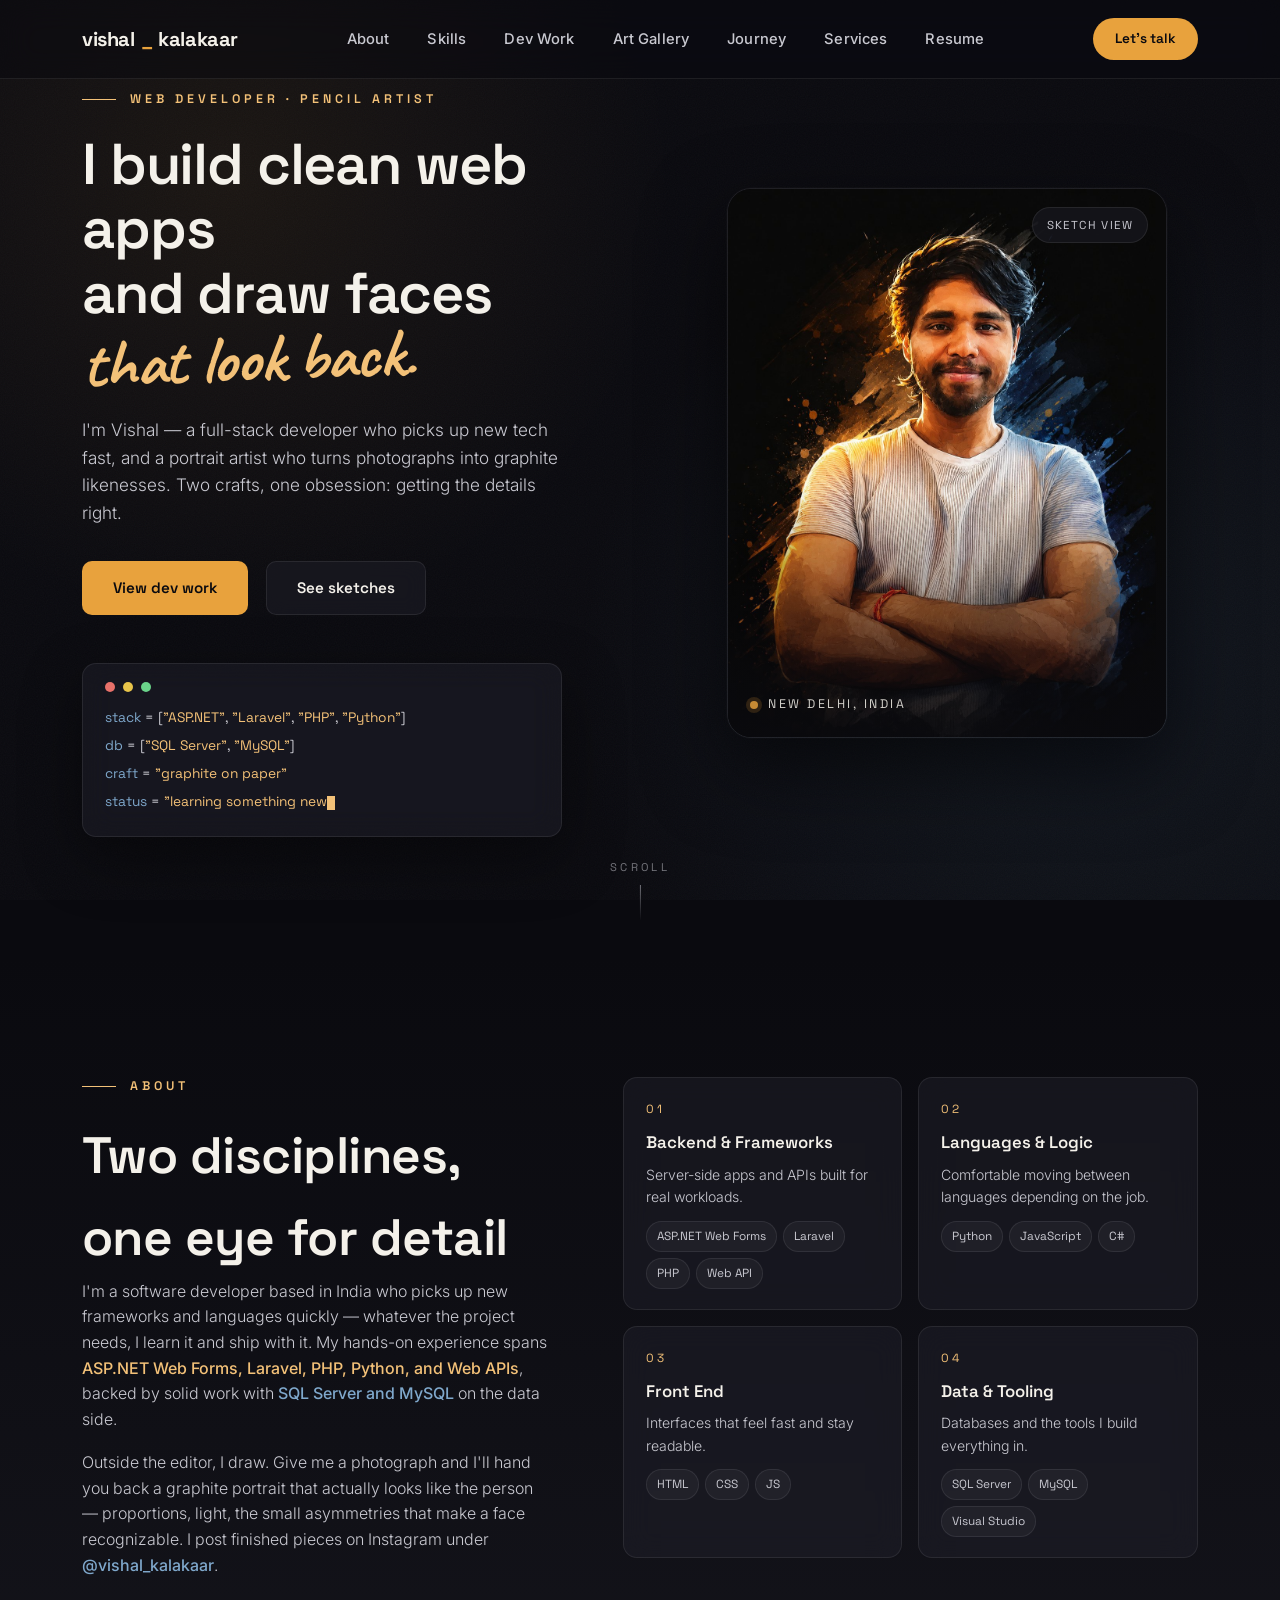
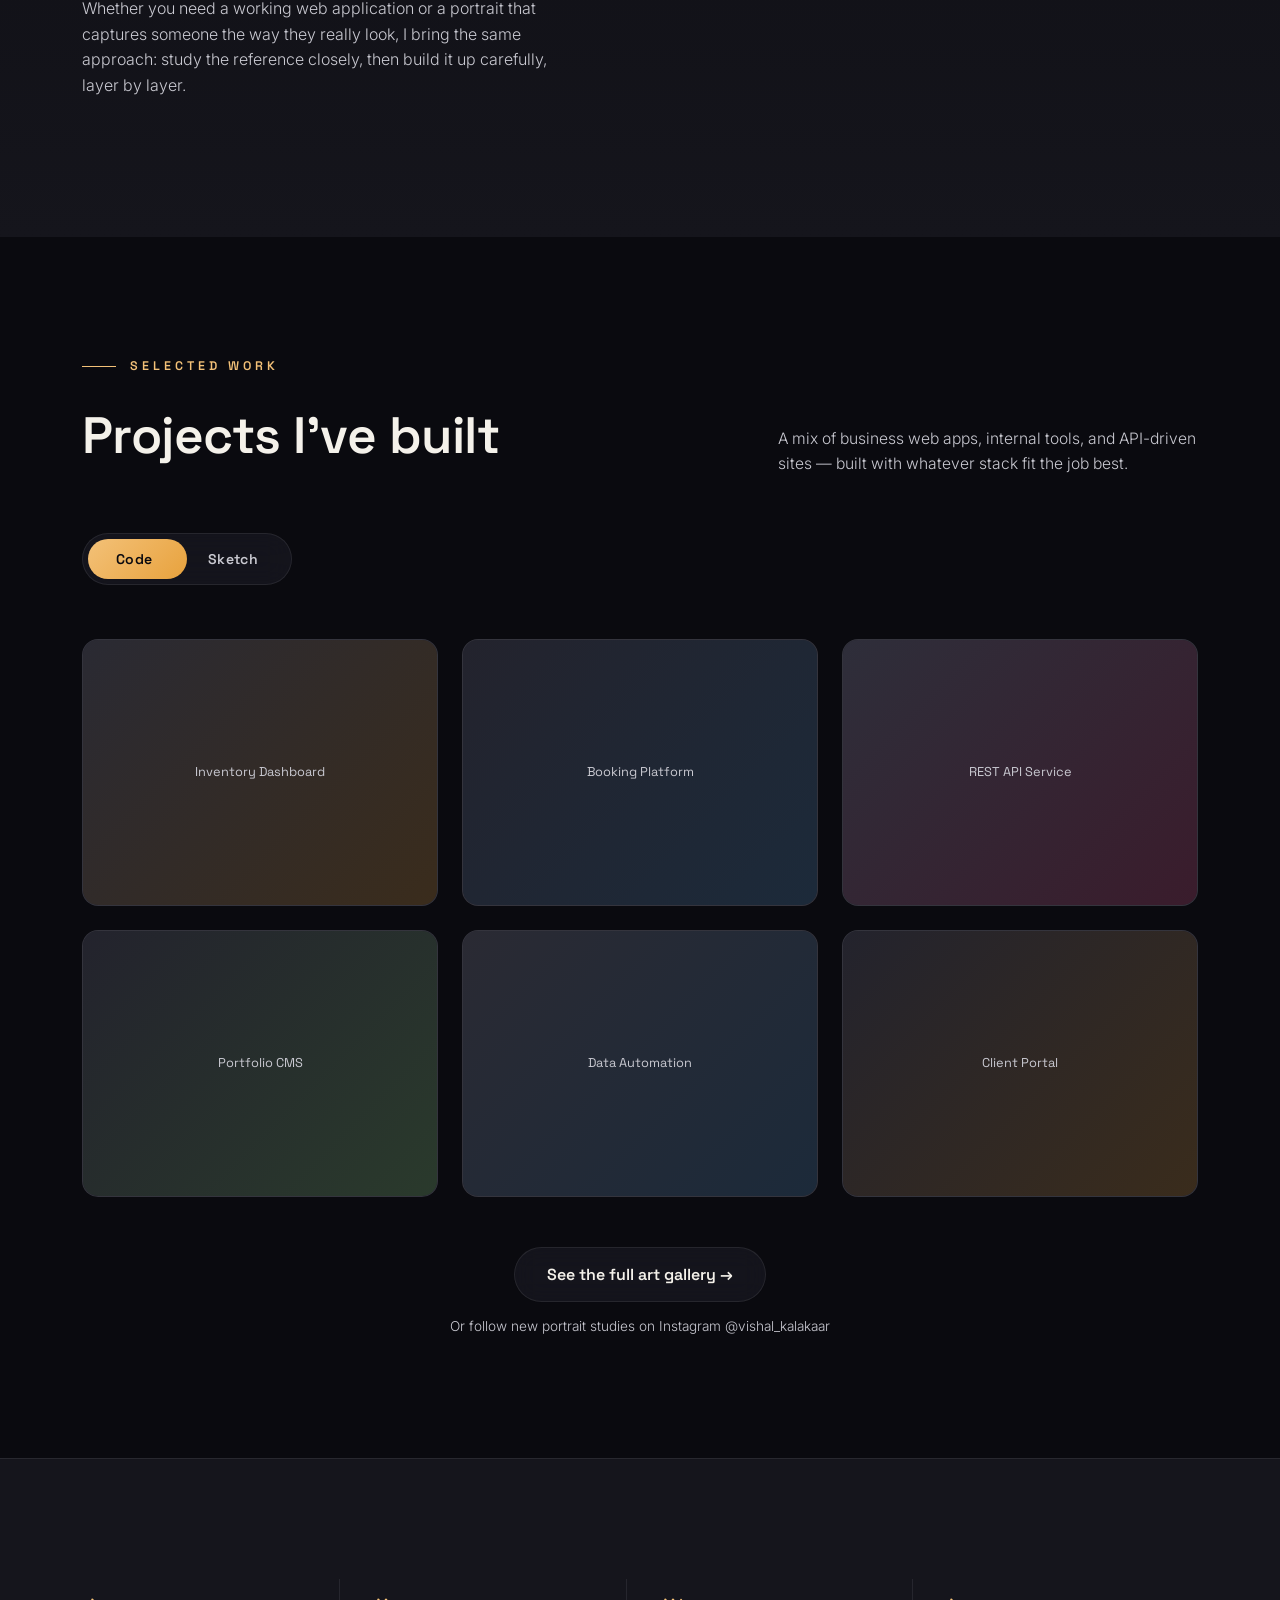
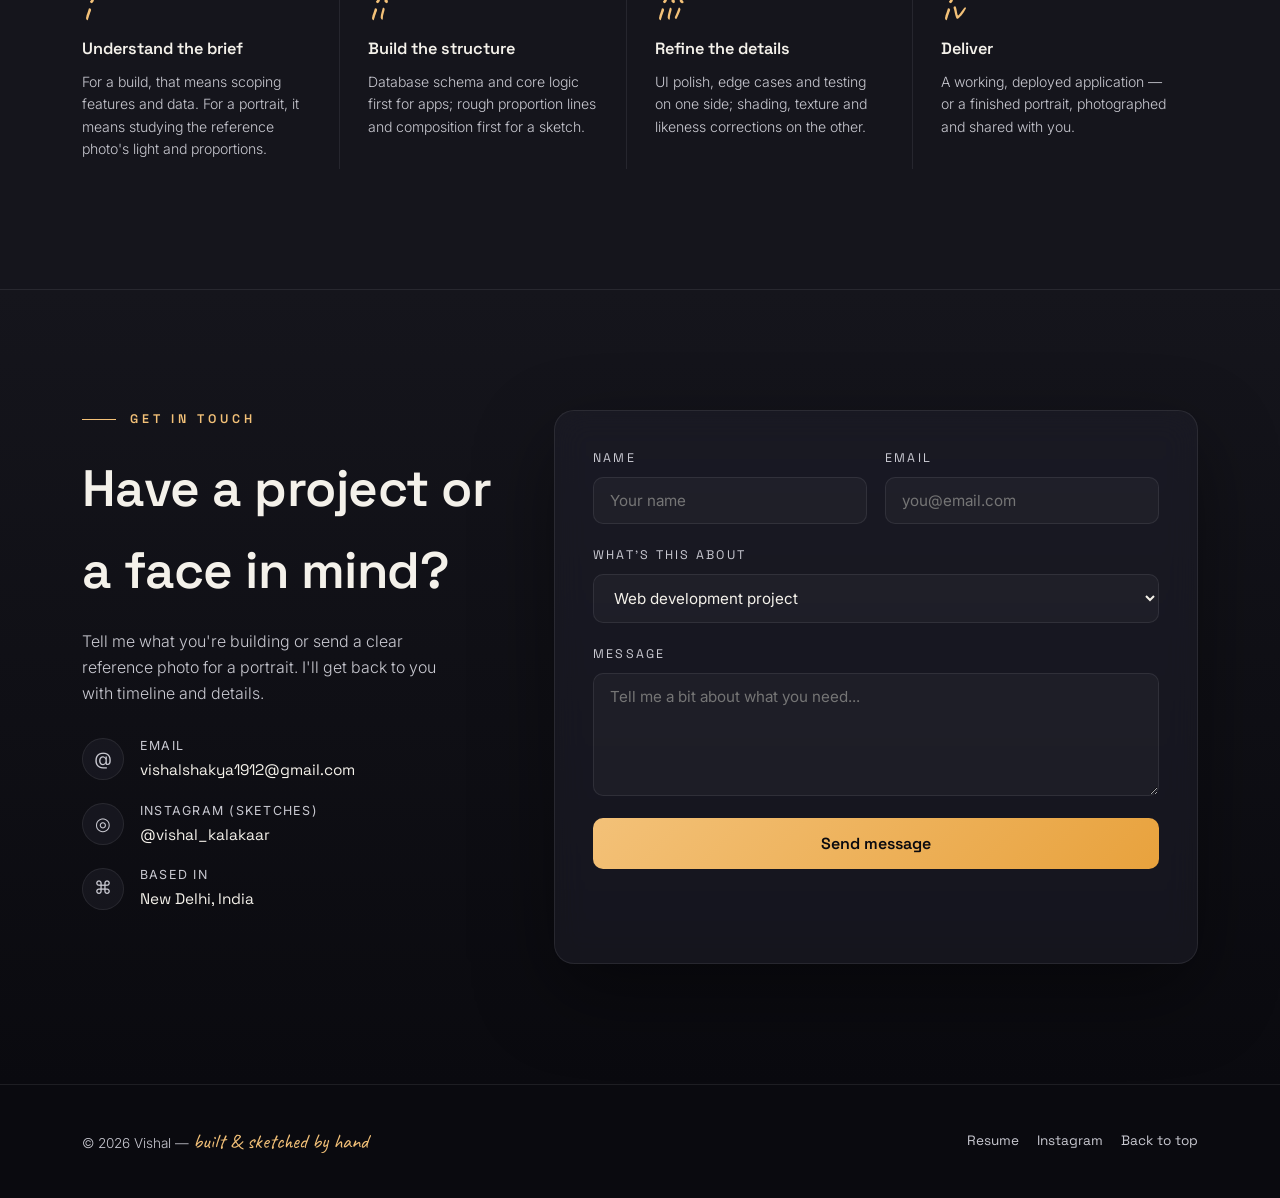
<file: index.html>
<!DOCTYPE html>
<html lang="en">
<head>
<meta charset="UTF-8">
<meta name="viewport" content="width=device-width, initial-scale=1.0">
<title>Vishal — Developer &amp; Pencil Artist</title>
<link rel="preconnect" href="https://fonts.googleapis.com">
<link rel="preconnect" href="https://fonts.gstatic.com" crossorigin>
<link href="https://fonts.googleapis.com/css2?family=Space+Grotesk:wght@400;500;600;700&family=Inter:wght@300;400;500;600&family=Caveat:wght@500;600;700&display=swap" rel="stylesheet">
<link rel="stylesheet" href="css/style.css">
</head>
<body>

<div class="grain"></div>

<!-- ===== NAV ===== -->
<header>
  <nav>
    <a href="index.html" class="logo">vishal<span class="dot">_</span>kalakaar</a>
    <ul class="nav-links" id="navLinks">
      <li><a href="index.html#about">About</a></li>
      <li><a href="skills.html">Skills</a></li>
      <li><a href="dev-portfolio.html">Dev Work</a></li>
      <li><a href="art-gallery.html">Art Gallery</a></li>
      <li><a href="journey.html">Journey</a></li>
      <li><a href="services.html">Services</a></li>
      <li><a href="resume.html">Resume</a></li>
    </ul>
    <a href="index.html#contact" class="nav-cta">Let's talk</a>
    <button class="burger" id="burger" aria-label="Toggle menu"><span></span><span></span><span></span></button>
  </nav>
</header>

<!-- ===== HERO ===== -->

<section class="hero" id="top">
  <div class="wrap">
    <div class="hero-copy">
      <div class="eyebrow">Web Developer · Pencil Artist</div>
      <h1>
        I build clean web apps
        <span class="line2">and draw faces <span class="script">that look back.</span></span>
      </h1>
      <p class="lead">
        I'm Vishal — a full-stack developer who picks up new tech fast, and a portrait
        artist who turns photographs into graphite likenesses. Two crafts, one obsession:
        getting the details right.
      </p>
      <div class="hero-cta">
        <a href="#work" class="btn btn-primary">View dev work</a>
        <a href="art-gallery.html" class="btn btn-ghost">See sketches</a>
      </div>
      <div class="term-card">
        <div class="term-dots"><span></span><span></span><span></span></div>
        <div class="line"><span class="key">stack</span> = [<span class="str">"ASP.NET"</span>, <span class="str">"Laravel"</span>, <span class="str">"PHP"</span>, <span class="str">"Python"</span>]</div>
        <div class="line"><span class="key">db</span> = [<span class="str">"SQL Server"</span>, <span class="str">"MySQL"</span>]</div>
        <div class="line"><span class="key">craft</span> = <span class="str">"graphite on paper"</span></div>
        <div class="line"><span class="key">status</span> = <span class="str">"learning something new</span><span class="cursor"></span></div>
      </div>
    </div>
    <div class="hero-art" id="heroArt">
      <img class="photo" src="images/hero.png" alt="Portrait of Vishal, arms crossed, smiling">
      <!-- <div class="sketch-overlay">
        <svg viewBox="0 0 500 625" preserveAspectRatio="xMidYMid slice" aria-hidden="true">
          <rect class="paper" x="0" y="0" width="500" height="625"/>
          <path d="M120 90 C 150 40, 280 30, 330 80 C 370 120, 365 170, 350 210"/>
          <path d="M150 130 C 200 110, 280 110, 320 145"/>
          <path d="M170 230 C 220 280, 290 285, 340 240"/>
          <path d="M100 360 C 180 330, 320 330, 400 365"/>
          <path d="M90 420 C 200 470, 320 470, 420 425"/>
          <path d="M150 480 L 350 480"/>
          <path d="M100 540 C 200 600, 320 600, 410 540"/>
          <path d="M250 60 L 250 250" stroke-dasharray="2 6"/>
          <path d="M200 200 C 210 220, 230 225, 245 215"/>
          <path d="M300 200 C 310 220, 330 225, 345 215"/>
          <path d="M230 250 C 245 270, 270 270, 285 252"/>
          <path d="M40 380 C 70 360, 120 358, 150 380"/>
          <path d="M350 380 C 380 360, 430 358, 460 380"/>
          <path d="M60 200 C 80 150, 120 110, 170 95"/>
          <path d="M330 95 C 380 115, 410 160, 425 210"/>
        </svg>
      </div> -->
      <span class="frame-tag">New Delhi, India</span>
      <span class="toggle-hint" id="toggleHint">Sketch view</span>
    </div>
  </div>
  <div class="scroll-cue"><span>Scroll</span><span class="stick"></span></div>
</section>

<!-- ===== ABOUT ===== -->
<section class="about" id="about">
  <div class="wrap">
    <div class="about-text reveal">
      <div class="eyebrow">About</div>
      <h2>Two disciplines, one eye for detail</h2>
      <p>
        I'm a software developer based in India who picks up new frameworks and languages
        quickly — whatever the project needs, I learn it and ship with it. My hands-on
        experience spans <span class="highlight">ASP.NET Web Forms, Laravel, PHP, Python,
        and Web APIs</span>, backed by solid work with <span class="highlight-b">SQL Server
        and MySQL</span> on the data side.
      </p>
      <p>
        Outside the editor, I draw. Give me a photograph and I'll hand you back a graphite
        portrait that actually looks like the person — proportions, light, the small
        asymmetries that make a face recognizable. I post finished pieces on Instagram
        under <span class="highlight-b">@vishal_kalakaar</span>.
      </p>
      <p>
        Whether you need a working web application or a portrait that captures someone
        the way they really look, I bring the same approach: study the reference closely,
        then build it up carefully, layer by layer.
      </p>
    </div>
    <div class="skill-grid reveal-stagger" id="skillGrid">
      <div class="skill-card">
        <span class="num">01</span>
        <h3>Backend &amp; Frameworks</h3>
        <p>Server-side apps and APIs built for real workloads.</p>
        <div class="tags"><span>ASP.NET Web Forms</span><span>Laravel</span><span>PHP</span><span>Web API</span></div>
      </div>
      <div class="skill-card">
        <span class="num">02</span>
        <h3>Languages &amp; Logic</h3>
        <p>Comfortable moving between languages depending on the job.</p>
        <div class="tags"><span>Python</span><span>JavaScript</span><span>C#</span></div>
      </div>
      <div class="skill-card">
        <span class="num">03</span>
        <h3>Front End</h3>
        <p>Interfaces that feel fast and stay readable.</p>
        <div class="tags"><span>HTML</span><span>CSS</span><span>JS</span></div>
      </div>
      <div class="skill-card">
        <span class="num">04</span>
        <h3>Data &amp; Tooling</h3>
        <p>Databases and the tools I build everything in.</p>
        <div class="tags"><span>SQL Server</span><span>MySQL</span><span>Visual Studio</span></div>
      </div>
    </div>
  </div>
</section>

<!-- ===== GALLERY (Code / Sketch toggle) ===== -->
<section class="gallery-section" id="work">
  <div class="wrap">
    <div class="sec-head reveal">
      <div>
        <div class="eyebrow">Selected work</div>
        <h2 id="galleryTitle">Projects I've built</h2>
      </div>
      <p id="gallerySub">A mix of business web apps, internal tools, and API-driven sites — built with whatever stack fit the job best.</p>
    </div>

    <div class="mode-switch" id="modeSwitch">
      <div class="pill"></div>
      <button class="active" data-mode="code">Code</button>
      <button data-mode="sketch">Sketch</button>
    </div>

    <div class="gallery-panels">
      <!-- CODE PANEL -->
      <div class="panel active" id="panel-code">
        <div class="gcard">
          <div class="thumb fill-1">Inventory Dashboard</div>
          <div class="overlay">
            <div class="tag">ASP.NET · SQL Server</div>
            <h4>Inventory Management Dashboard</h4>
            <p>Stock tracking, low-stock alerts and reporting for a retail back office.</p>
          </div>
        </div>
        <div class="gcard">
          <div class="thumb fill-2">Booking Platform</div>
          <div class="overlay">
            <div class="tag">Laravel · MySQL</div>
            <h4>Appointment Booking Platform</h4>
            <p>Multi-vendor scheduling system with email confirmations and admin panel.</p>
          </div>
        </div>
        <div class="gcard">
          <div class="thumb fill-3">REST API Service</div>
          <div class="overlay">
            <div class="tag">Web API · C#</div>
            <h4>Order Processing API</h4>
            <p>Token-secured endpoints handling order creation, status sync and webhooks.</p>
          </div>
        </div>
        <div class="gcard">
          <div class="thumb fill-4">Portfolio CMS</div>
          <div class="overlay">
            <div class="tag">PHP · MySQL</div>
            <h4>Lightweight Content CMS</h4>
            <p>Custom-built CMS for small business sites — pages, media and blog in one.</p>
          </div>
        </div>
        <div class="gcard">
          <div class="thumb fill-5">Data Automation</div>
          <div class="overlay">
            <div class="tag">Python</div>
            <h4>Report Automation Script</h4>
            <p>Pulls data from SQL Server, formats it and emails daily summary reports.</p>
          </div>
        </div>
        <div class="gcard">
          <div class="thumb fill-6">Client Portal</div>
          <div class="overlay">
            <div class="tag">ASP.NET Web Forms</div>
            <h4>Internal Client Portal</h4>
            <p>Secure login, document uploads and ticket tracking for a services company.</p>
          </div>
        </div>
      </div>

      <!-- SKETCH PANEL -->
      <div class="panel" id="panel-sketch">
        <div class="gcard sketch">
          <div class="thumb sketch-fill">
            <svg viewBox="0 0 200 200"><ellipse cx="100" cy="80" rx="55" ry="65"/><path d="M55 70 C 60 40 140 40 145 70"/><path d="M70 95 C 85 110 115 110 130 95"/><path d="M40 150 C 70 130 130 130 160 150 L160 200 L40 200 Z"/></svg>
          </div>
          <div class="overlay">
            <div class="tag">Graphite · A4</div>
            <h4>Portrait Study I</h4>
            <p>Likeness study focused on eyes and light falloff across the face.</p>
          </div>
        </div>
        <div class="gcard sketch">
          <div class="thumb sketch-fill">
            <svg viewBox="0 0 200 200"><circle cx="100" cy="75" r="50"/><path d="M55 65 C 70 35 130 35 145 65"/><path d="M75 90 C 90 105 110 105 125 90"/><path d="M60 150 C 80 125 120 125 140 150 L140 200 L60 200 Z"/></svg>
          </div>
          <div class="overlay">
            <div class="tag">Graphite · A4</div>
            <h4>Portrait Study II</h4>
            <p>Soft shading technique to capture skin texture and hair flow.</p>
          </div>
        </div>
        <div class="gcard sketch">
          <div class="thumb sketch-fill">
            <svg viewBox="0 0 200 200"><ellipse cx="100" cy="85" rx="48" ry="60"/><path d="M60 75 C 75 50 125 50 140 75"/><path d="M78 100 C 92 112 108 112 122 100"/><path d="M50 160 C 75 135 125 135 150 160 L150 200 L50 200 Z"/></svg>
          </div>
          <div class="overlay">
            <div class="tag">Graphite · Custom size</div>
            <h4>Commissioned Portrait</h4>
            <p>Custom likeness commissioned as a gift, matched from a single reference photo.</p>
          </div>
        </div>
        <div class="gcard sketch">
          <div class="thumb sketch-fill">
            <svg viewBox="0 0 200 200"><ellipse cx="100" cy="80" rx="52" ry="62"/><path d="M58 68 C 72 42 128 42 142 68"/><path d="M76 95 C 90 108 110 108 124 95"/><path d="M45 155 C 72 128 128 128 155 155 L155 200 L45 200 Z"/></svg>
          </div>
          <div class="overlay">
            <div class="tag">Graphite · A4</div>
            <h4>Expression Study</h4>
            <p>Practice piece exploring smile lines and subtle facial asymmetry.</p>
          </div>
        </div>
        <div class="gcard sketch">
          <div class="thumb sketch-fill">
            <svg viewBox="0 0 200 200"><circle cx="100" cy="78" r="52"/><path d="M52 68 C 68 38 132 38 148 68"/><path d="M70 98 C 88 112 112 112 130 98"/><path d="M48 155 C 75 130 125 130 152 155 L152 200 L48 200 Z"/></svg>
          </div>
          <div class="overlay">
            <div class="tag">Graphite · A3</div>
            <h4>Detailed Hair Study</h4>
            <p>Larger format piece focused on rendering wavy hair texture realistically.</p>
          </div>
        </div>
        <div class="gcard sketch">
          <div class="thumb sketch-fill">
            <svg viewBox="0 0 200 200"><ellipse cx="100" cy="82" rx="50" ry="63"/><path d="M55 70 C 70 42 130 42 145 70"/><path d="M75 98 C 90 110 110 110 125 98"/><path d="M48 158 C 74 132 126 132 152 158 L152 200 L48 200 Z"/></svg>
          </div>
          <div class="overlay">
            <div class="tag">Graphite · A4</div>
            <h4>Quick Likeness Sketch</h4>
            <p>Faster 2-3 hour sketch session showing the underlying construction lines.</p>
          </div>
        </div>
      </div>
    </div>

    <div class="ig-cta reveal">
      <a href="art-gallery.html">
        See the full art gallery →
      </a>
      <span>Or follow new portrait studies on Instagram @vishal_kalakaar</span>
    </div>
  </div>
</section>

<!-- ===== PROCESS ===== -->
<section class="process" id="process">
  <div class="wrap">
    <div class="pstep reveal">
      <span class="pnum">i</span>
      <h4>Understand the brief</h4>
      <p>For a build, that means scoping features and data. For a portrait, it means studying the reference photo's light and proportions.</p>
    </div>
    <div class="pstep reveal">
      <span class="pnum">ii</span>
      <h4>Build the structure</h4>
      <p>Database schema and core logic first for apps; rough proportion lines and composition first for a sketch.</p>
    </div>
    <div class="pstep reveal">
      <span class="pnum">iii</span>
      <h4>Refine the details</h4>
      <p>UI polish, edge cases and testing on one side; shading, texture and likeness corrections on the other.</p>
    </div>
    <div class="pstep reveal">
      <span class="pnum">iv</span>
      <h4>Deliver</h4>
      <p>A working, deployed application — or a finished portrait, photographed and shared with you.</p>
    </div>
  </div>
</section>

<!-- ===== CONTACT ===== -->
<section class="contact" id="contact">
  <div class="wrap">
    <div class="contact-info reveal">
      <div class="eyebrow">Get in touch</div>
      <h2>Have a project or a face in mind?</h2>
      <p>Tell me what you're building or send a clear reference photo for a portrait. I'll get back to you with timeline and details.</p>
      <ul class="clist">
        <li>
          <span class="icn">@</span>
          <div><span class="label">Email</span><a href="mailto:vishalshakya1912@gmail.com">vishalshakya1912@gmail.com</a></div>
        </li>
        <li>
          <span class="icn">◎</span>
          <div><span class="label">Instagram (sketches)</span><a href="https://www.instagram.com/vishal_kalakaar" target="_blank" rel="noopener">@vishal_kalakaar</a></div>
        </li>
        <li>
          <span class="icn">⌘</span>
          <div><span class="label">Based in</span><a href="#" onclick="return false;">New Delhi, India</a></div>
        </li>
      </ul>
    </div>
    <div class="form-card reveal">
      <form id="contactForm">
        <div class="two-col">
          <div class="field">
            <label for="name">Name</label>
            <input type="text" id="name" name="name" required placeholder="Your name">
          </div>
          <div class="field">
            <label for="email">Email</label>
            <input type="email" id="email" name="email" required placeholder="you@email.com">
          </div>
        </div>
        <div class="field">
          <label for="type">What's this about</label>
          <select id="type" name="type">
            <option>Web development project</option>
            <option>Pencil portrait commission</option>
            <option>Something else</option>
          </select>
        </div>
        <div class="field">
          <label for="message">Message</label>
          <textarea id="message" name="message" rows="5" required placeholder="Tell me a bit about what you need..."></textarea>
        </div>
        <button type="submit" class="submit-btn">Send message</button>
        <p class="form-note" id="formNote">Thanks — your message is ready to send. (Connect this form to your email service to go live.)</p>
      </form>
    </div>
  </div>
</section>

<!-- ===== FOOTER ===== -->
<footer>
  <div class="wrap">
    <p>© <span id="year"></span> Vishal — <span class="fmark">built &amp; sketched by hand</span></p>
    <div class="fsocial">
      <a href="resume.html">Resume</a>
      <a href="https://www.instagram.com/vishal_kalakaar" target="_blank" rel="noopener">Instagram</a>
      <a href="#top">Back to top</a>
    </div>
  </div>
</footer>

<script src="js/main.js"></script>
<script>
  // Hero sketch/photo toggle
  const heroArt = document.getElementById('heroArt');
  const toggleHint = document.getElementById('toggleHint');
  let sketchOn = false;
  function setSketch(on){
    sketchOn = on;
    heroArt.classList.toggle('sketch-active', on);
    toggleHint.textContent = on ? 'Photo view' : 'Sketch view';
  }
  toggleHint.addEventListener('click', () => setSketch(!sketchOn));
  heroArt.addEventListener('mouseenter', () => setSketch(true));
  heroArt.addEventListener('mouseleave', () => setSketch(false));

  // Gallery mode switch
  const modeSwitch = document.getElementById('modeSwitch');
  const panelCode = document.getElementById('panel-code');
  const panelSketch = document.getElementById('panel-sketch');
  const galleryTitle = document.getElementById('galleryTitle');
  const gallerySub = document.getElementById('gallerySub');
  modeSwitch.querySelectorAll('button').forEach(btn => {
    btn.addEventListener('click', () => {
      modeSwitch.querySelectorAll('button').forEach(b => b.classList.remove('active'));
      btn.classList.add('active');
      const mode = btn.dataset.mode;
      modeSwitch.classList.toggle('sketch', mode === 'sketch');
      if(mode === 'sketch'){
        panelCode.classList.remove('active');
        panelSketch.classList.add('active');
        galleryTitle.textContent = 'Pencil portraits';
        gallerySub.textContent = "Graphite studies and commissioned likenesses. Full gallery lives on the Art Gallery page and Instagram @vishal_kalakaar.";
      } else {
        panelSketch.classList.remove('active');
        panelCode.classList.add('active');
        galleryTitle.textContent = "Projects I've built";
        gallerySub.textContent = "A mix of business web apps, internal tools, and API-driven sites — built with whatever stack fit the job best.";
      }
    });
  });

  // Contact form (front-end only)
  const form = document.getElementById('contactForm');
  const formNote = document.getElementById('formNote');
  form.addEventListener('submit', (e) => {
    e.preventDefault();
    formNote.classList.add('show');
    form.querySelector('.submit-btn').textContent = 'Message ready ✓';
    setTimeout(() => { form.querySelector('.submit-btn').textContent = 'Send message'; }, 2400);
  });
</script>

</body>
</html>
</file>
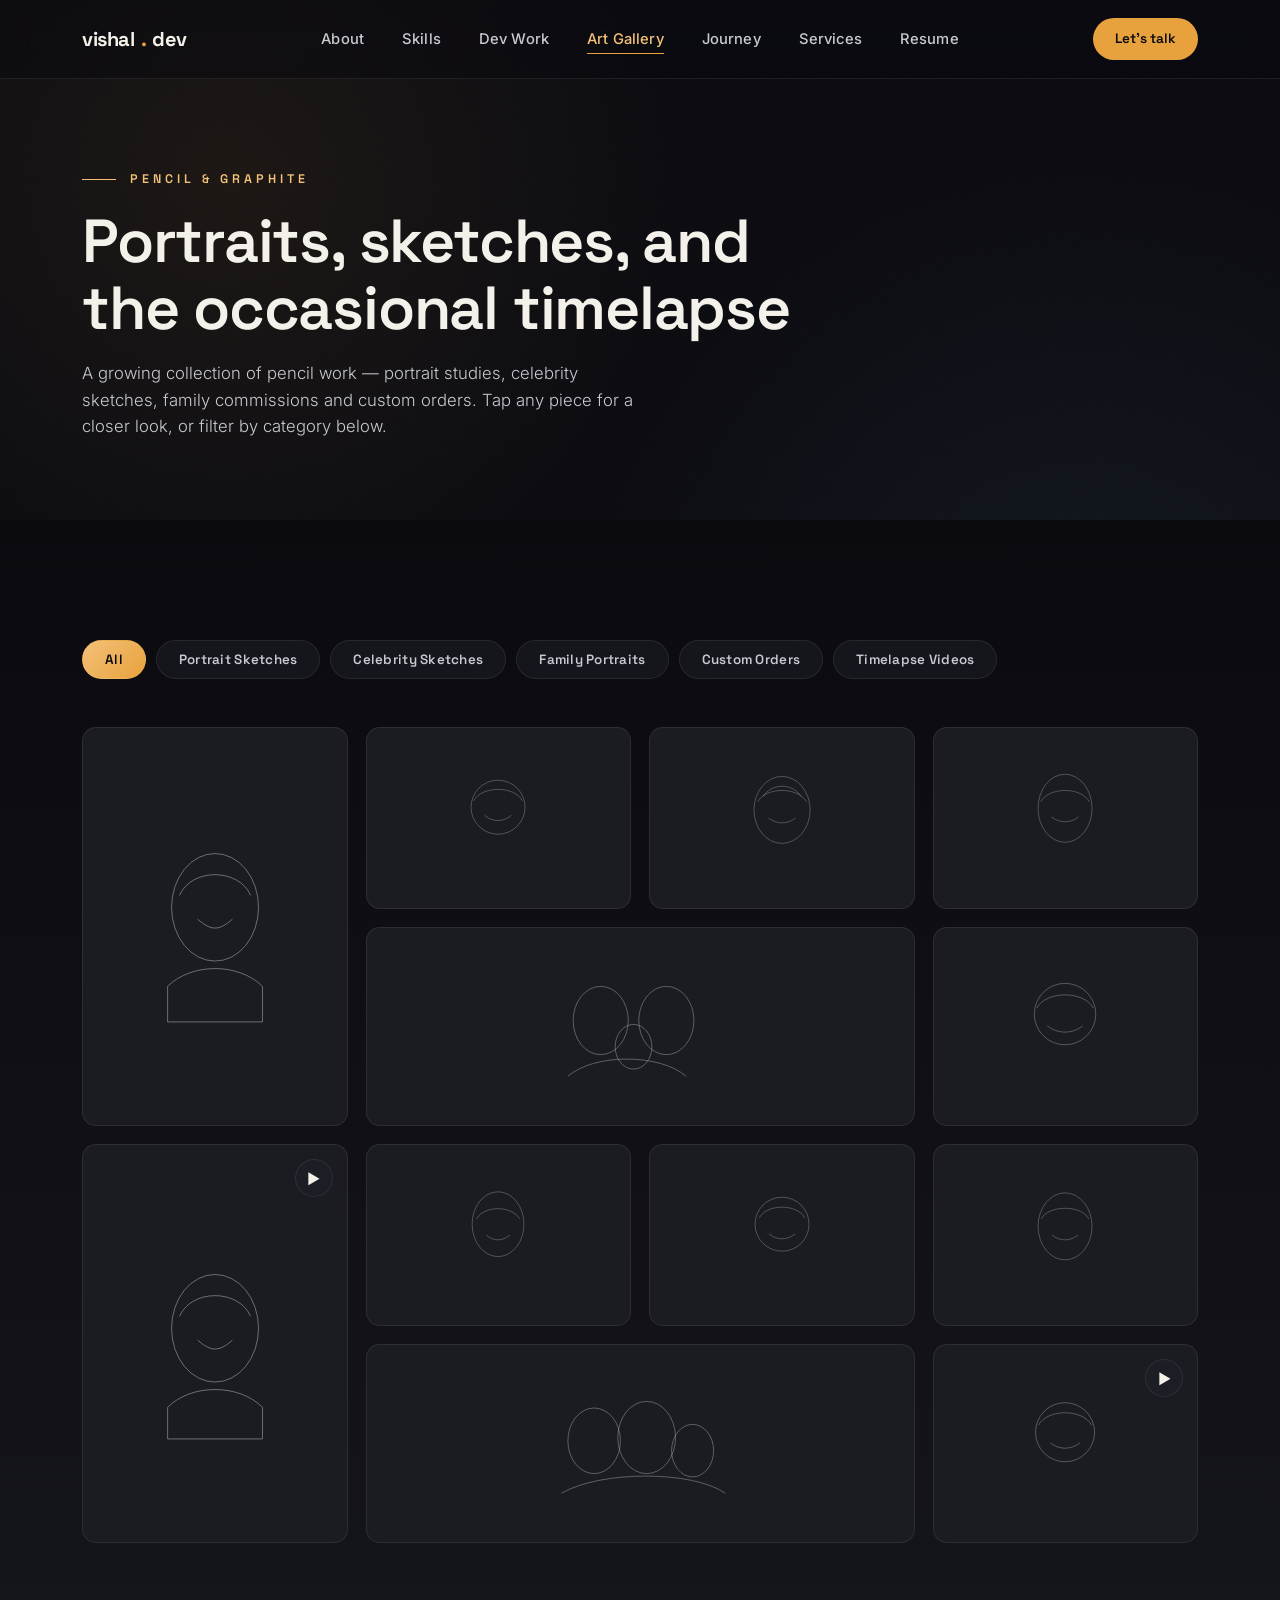
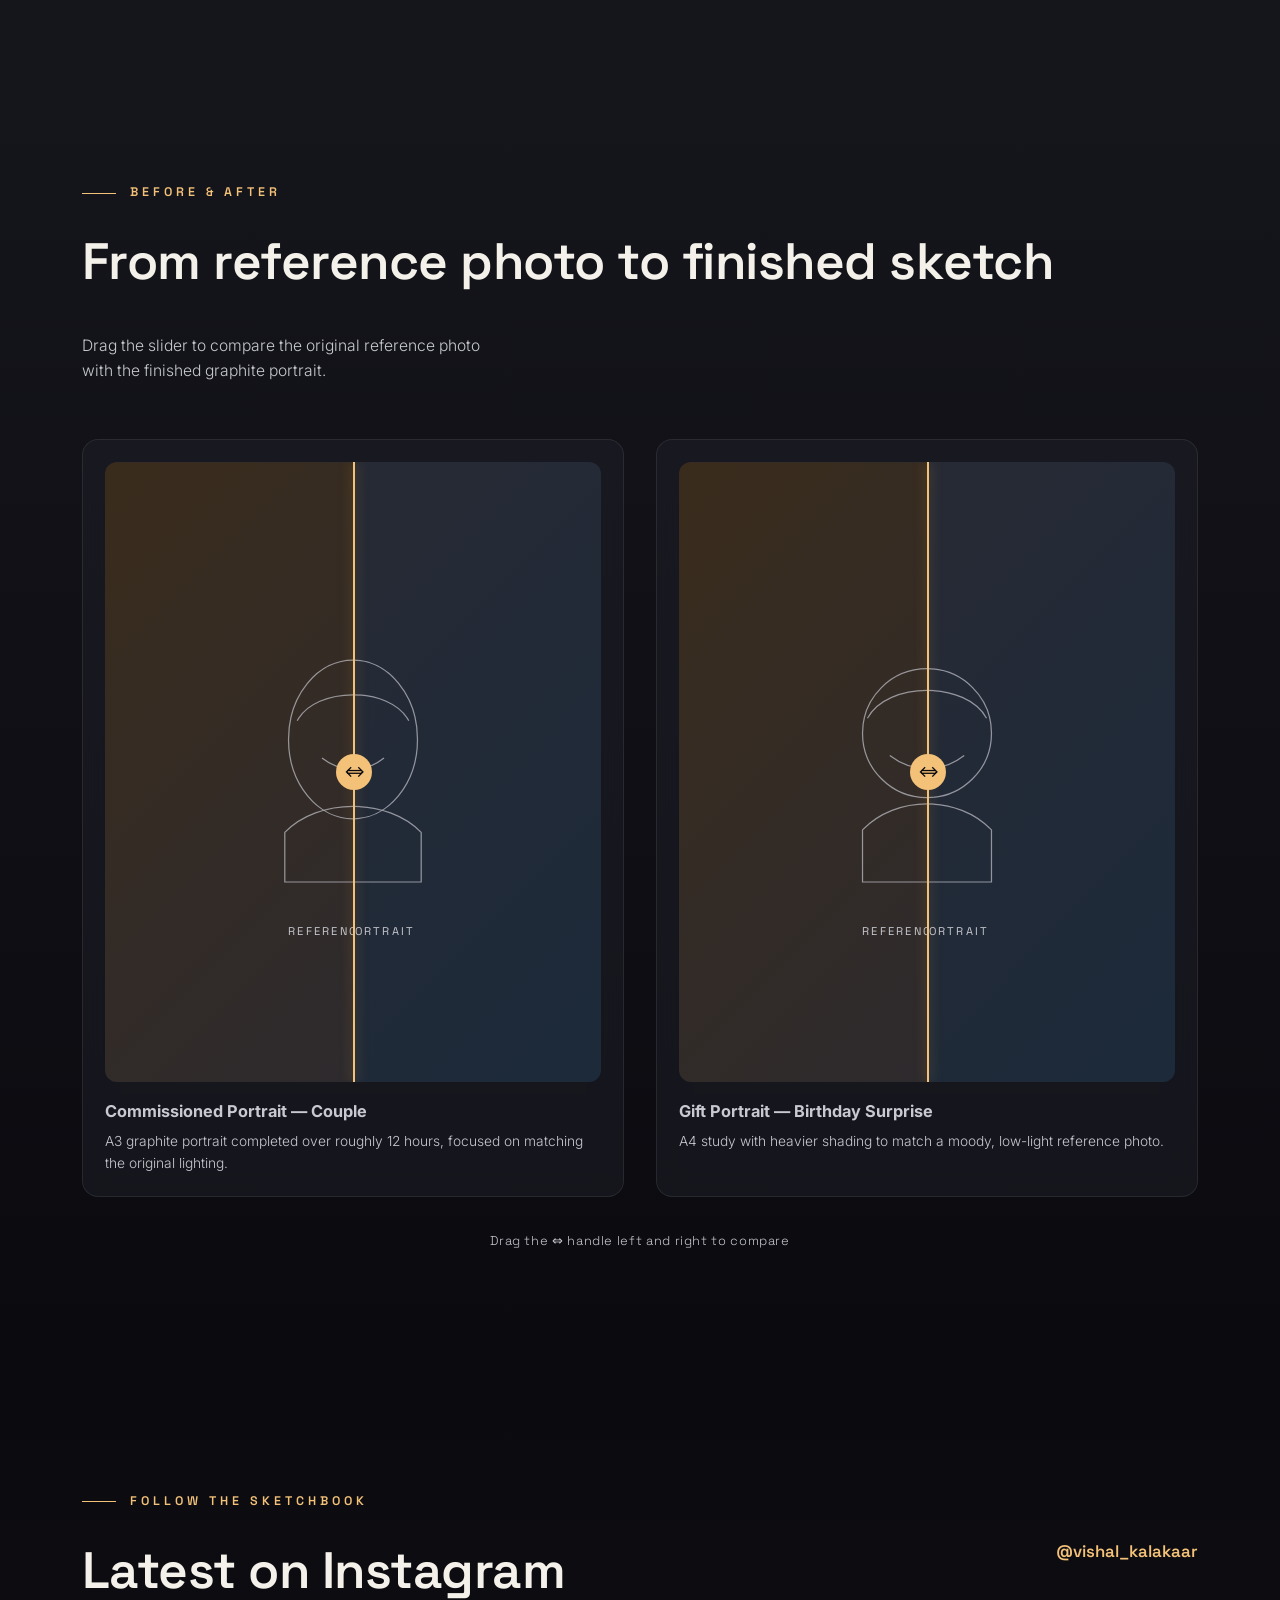
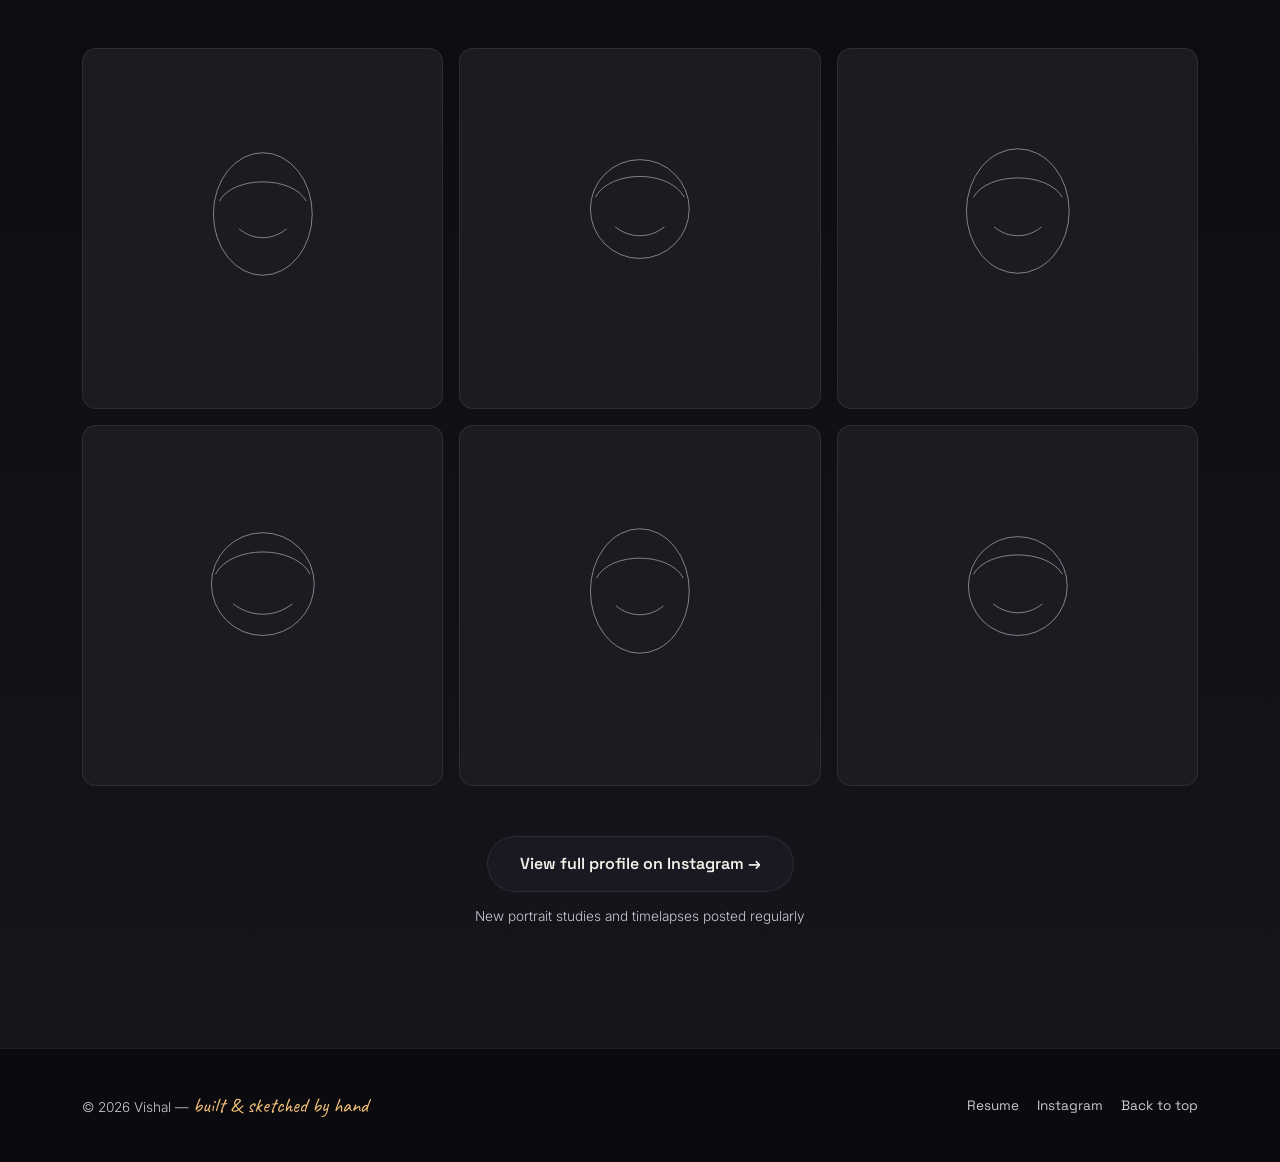
<file: art-gallery.html>
<!DOCTYPE html>
<html lang="en">
<head>
<meta charset="UTF-8">
<meta name="viewport" content="width=device-width, initial-scale=1.0">
<title>Art Gallery — Vishal Kalakaar</title>
<link rel="preconnect" href="https://fonts.googleapis.com">
<link rel="preconnect" href="https://fonts.gstatic.com" crossorigin>
<link href="https://fonts.googleapis.com/css2?family=Space+Grotesk:wght@400;500;600;700&family=Inter:wght@300;400;500;600&family=Caveat:wght@500;600;700&display=swap" rel="stylesheet">
<link rel="stylesheet" href="css/style.css">
</head>
<body>

<div class="grain"></div>

<!-- ===== NAV ===== -->
<header>
  <nav>
    <a href="index.html" class="logo">vishal<span class="dot">.</span>dev</a>
    <ul class="nav-links" id="navLinks">
      <li><a href="index.html#about">About</a></li>
      <li><a href="skills.html">Skills</a></li>
      <li><a href="dev-portfolio.html">Dev Work</a></li>
      <li><a href="art-gallery.html" class="current">Art Gallery</a></li>
      <li><a href="journey.html">Journey</a></li>
      <li><a href="services.html">Services</a></li>
      <li><a href="resume.html">Resume</a></li>
    </ul>
    <a href="index.html#contact" class="nav-cta">Let's talk</a>
    <button class="burger" id="burger" aria-label="Toggle menu"><span></span><span></span><span></span></button>
  </nav>
</header>

<!-- ===== PAGE HERO ===== -->
<section class="page-hero">
  <div class="wrap">
    <div class="eyebrow">Pencil &amp; graphite</div>
    <h1>Portraits, sketches, and the occasional timelapse</h1>
    <p class="lead">
      A growing collection of pencil work — portrait studies, celebrity sketches,
      family commissions and custom orders. Tap any piece for a closer look, or
      filter by category below.
    </p>
  </div>
</section>

<!-- ===== MASONRY GALLERY ===== -->
<section class="alt-bg">
  <div class="wrap">
    <div class="gallery-filter reveal" id="galleryFilter">
      <button class="active" data-filter="all">All</button>
      <button data-filter="portrait">Portrait Sketches</button>
      <button data-filter="celebrity">Celebrity Sketches</button>
      <button data-filter="family">Family Portraits</button>
      <button data-filter="custom">Custom Orders</button>
      <button data-filter="timelapse">Timelapse Videos</button>
    </div>

    <div class="masonry" id="masonryGrid">

      <!-- Portrait sketches -->
      <div class="masonry-item h-tall" data-cat="portrait">
        <div class="mthumb">
          <svg viewBox="0 0 200 240"><ellipse cx="100" cy="95" rx="55" ry="68"/><path d="M55 80 C 70 45 130 45 145 80"/><path d="M78 110 C 95 125 105 125 122 110"/><path d="M40 195 C 70 165 130 165 160 195 L160 240 L40 240 Z"/></svg>
        </div>
        <div class="moverlay">
          <div class="mtag">Portrait Sketch · A4</div>
          <h4>Likeness Study — Side Light</h4>
        </div>
      </div>

      <div class="masonry-item" data-cat="portrait">
        <div class="mthumb">
          <svg viewBox="0 0 200 200"><circle cx="100" cy="80" r="50"/><path d="M55 68 C 70 40 130 40 145 68"/><path d="M75 95 C 90 108 110 108 125 95"/></svg>
        </div>
        <div class="moverlay">
          <div class="mtag">Portrait Sketch</div>
          <h4>Quick Study — Eyes &amp; Brow</h4>
        </div>
      </div>

      <!-- Celebrity sketch -->
      <div class="masonry-item" data-cat="celebrity">
        <div class="mthumb">
          <svg viewBox="0 0 200 200"><ellipse cx="100" cy="85" rx="52" ry="62"/><path d="M55 70 C 70 42 130 42 145 70"/><path d="M75 100 C 90 112 110 112 125 100"/><path d="M65 60 C 80 35 120 35 135 60"/></svg>
        </div>
        <div class="moverlay">
          <div class="mtag">Celebrity Sketch · A3</div>
          <h4>Actor Portrait Study</h4>
        </div>
      </div>

      <!-- Family portrait -->
      <div class="masonry-item h-wide" data-cat="family">
        <div class="mthumb">
          <svg viewBox="0 0 300 180"><ellipse cx="90" cy="80" rx="42" ry="52"/><ellipse cx="190" cy="80" rx="42" ry="52"/><ellipse cx="140" cy="120" rx="28" ry="34"/><path d="M40 165 C 80 130 180 130 220 165"/></svg>
        </div>
        <div class="moverlay">
          <div class="mtag">Family Portrait · A3</div>
          <h4>Three-Person Family Sketch</h4>
        </div>
      </div>

      <div class="masonry-item" data-cat="custom">
        <div class="mthumb">
          <svg viewBox="0 0 200 200"><ellipse cx="100" cy="82" rx="50" ry="63"/><path d="M55 70 C 70 42 130 42 145 70"/><path d="M75 98 C 90 110 110 110 125 98"/></svg>
        </div>
        <div class="moverlay">
          <div class="mtag">Custom Order</div>
          <h4>Gift Portrait — Anniversary</h4>
        </div>
      </div>

      <div class="masonry-item" data-cat="portrait">
        <div class="mthumb">
          <svg viewBox="0 0 200 200"><circle cx="100" cy="78" r="52"/><path d="M52 68 C 68 38 132 38 148 68"/><path d="M70 98 C 88 112 112 112 130 98"/></svg>
        </div>
        <div class="moverlay">
          <div class="mtag">Portrait Sketch · A4</div>
          <h4>Expression Study — Smile</h4>
        </div>
      </div>

      <!-- Timelapse -->
      <div class="masonry-item h-tall" data-cat="timelapse">
        <div class="mthumb">
          <svg viewBox="0 0 200 240"><ellipse cx="100" cy="100" rx="55" ry="68"/><path d="M55 85 C 70 50 130 50 145 85"/><path d="M78 115 C 95 130 105 130 122 115"/><path d="M40 200 C 70 170 130 170 160 200 L160 240 L40 240 Z"/></svg>
        </div>
        <div class="play-badge">▶</div>
        <div class="moverlay">
          <div class="mtag">Timelapse Video</div>
          <h4>Portrait Process — Start to Finish</h4>
        </div>
      </div>

      <div class="masonry-item" data-cat="celebrity">
        <div class="mthumb">
          <svg viewBox="0 0 200 200"><ellipse cx="100" cy="80" rx="48" ry="60"/><path d="M60 70 C 75 45 125 45 140 70"/><path d="M78 100 C 92 112 108 112 122 100"/></svg>
        </div>
        <div class="moverlay">
          <div class="mtag">Celebrity Sketch</div>
          <h4>Musician Portrait Study</h4>
        </div>
      </div>

      <div class="masonry-item" data-cat="custom">
        <div class="mthumb">
          <svg viewBox="0 0 200 200"><circle cx="100" cy="80" r="50"/><path d="M58 68 C 72 42 128 42 142 68"/><path d="M76 98 C 90 110 110 110 124 98"/></svg>
        </div>
        <div class="moverlay">
          <div class="mtag">Custom Order</div>
          <h4>Pet-Owner Portrait Pair</h4>
        </div>
      </div>

      <div class="masonry-item h-wide" data-cat="family">
        <div class="mthumb">
          <svg viewBox="0 0 300 180"><ellipse cx="80" cy="85" rx="40" ry="50"/><ellipse cx="160" cy="80" rx="44" ry="55"/><ellipse cx="230" cy="100" rx="32" ry="40"/><path d="M30 165 C 90 130 230 130 280 165"/></svg>
        </div>
        <div class="moverlay">
          <div class="mtag">Family Portrait · A3</div>
          <h4>Grandparents &amp; Grandchild</h4>
        </div>
      </div>

      <div class="masonry-item" data-cat="portrait">
        <div class="mthumb">
          <svg viewBox="0 0 200 200"><ellipse cx="100" cy="84" rx="50" ry="62"/><path d="M56 70 C 70 44 130 44 144 70"/><path d="M76 100 C 90 112 110 112 124 100"/></svg>
        </div>
        <div class="moverlay">
          <div class="mtag">Portrait Sketch · A4</div>
          <h4>Profile Study</h4>
        </div>
      </div>

      <div class="masonry-item" data-cat="timelapse">
        <div class="mthumb">
          <svg viewBox="0 0 200 200"><circle cx="100" cy="80" r="50"/><path d="M55 68 C 70 40 130 40 145 68"/><path d="M75 98 C 90 110 110 110 125 98"/></svg>
        </div>
        <div class="play-badge">▶</div>
        <div class="moverlay">
          <div class="mtag">Timelapse Video</div>
          <h4>Shading Layers — Time-lapse</h4>
        </div>
      </div>

    </div>
  </div>
</section>

<!-- ===== BEFORE / AFTER ===== -->
<section class="alt-bg-rev">
  <div class="wrap">
    <div class="sec-head reveal">
      <div>
        <div class="eyebrow">Before &amp; after</div>
        <h2>From reference photo to finished sketch</h2>
      </div>
      <p>Drag the slider to compare the original reference photo with the finished graphite portrait.</p>
    </div>

    <div class="ba-grid reveal-stagger">
      <div class="ba-card">
        <div class="ba-compare" data-ba>
          <div class="ba-after">
            <svg viewBox="0 0 200 200"><ellipse cx="100" cy="85" rx="52" ry="64"/><path d="M55 70 C 70 42 130 42 145 70"/><path d="M75 100 C 90 112 110 112 125 100"/><path d="M45 160 C 72 132 128 132 155 160 L155 200 L45 200 Z"/></svg>
            <span class="ba-label">Pencil portrait</span>
          </div>
          <div class="ba-before">
            <svg viewBox="0 0 200 200"><ellipse cx="100" cy="85" rx="52" ry="64"/><path d="M55 70 C 70 42 130 42 145 70"/><path d="M75 100 C 90 112 110 112 125 100"/><path d="M45 160 C 72 132 128 132 155 160 L155 200 L45 200 Z"/></svg>
            <span class="ba-label">Reference photo</span>
          </div>
          <div class="ba-handle" style="left:50%"></div>
        </div>
        <h4>Commissioned Portrait — Couple</h4>
        <p>A3 graphite portrait completed over roughly 12 hours, focused on matching the original lighting.</p>
      </div>

      <div class="ba-card">
        <div class="ba-compare" data-ba>
          <div class="ba-after">
            <svg viewBox="0 0 200 200"><circle cx="100" cy="80" r="52"/><path d="M52 68 C 68 38 132 38 148 68"/><path d="M70 98 C 88 112 112 112 130 98"/><path d="M48 158 C 75 130 125 130 152 158 L152 200 L48 200 Z"/></svg>
            <span class="ba-label">Pencil portrait</span>
          </div>
          <div class="ba-before">
            <svg viewBox="0 0 200 200"><circle cx="100" cy="80" r="52"/><path d="M52 68 C 68 38 132 38 148 68"/><path d="M70 98 C 88 112 112 112 130 98"/><path d="M48 158 C 75 130 125 130 152 158 L152 200 L48 200 Z"/></svg>
            <span class="ba-label">Reference photo</span>
          </div>
          <div class="ba-handle" style="left:50%"></div>
        </div>
        <h4>Gift Portrait — Birthday Surprise</h4>
        <p>A4 study with heavier shading to match a moody, low-light reference photo.</p>
      </div>
    </div>

    <p class="ba-hint">Drag the ⇔ handle left and right to compare</p>
  </div>
</section>

<!-- ===== INSTAGRAM ===== -->
<section class="alt-bg">
  <div class="wrap">
    <div class="ig-handle-row reveal">
      <div>
        <div class="eyebrow">Follow the sketchbook</div>
        <h2 style="margin:0;">Latest on Instagram</h2>
      </div>
      <div class="handle">
        <a href="https://www.instagram.com/vishal_kalakaar" target="_blank" rel="noopener">@vishal_kalakaar</a>
      </div>
    </div>

    <div class="ig-grid reveal-stagger">
      <div class="ig-tile"><svg viewBox="0 0 200 200"><ellipse cx="100" cy="85" rx="50" ry="62"/><path d="M56 72 C 70 46 130 46 144 72"/><path d="M76 100 C 90 112 110 112 124 100"/></svg><div class="ig-overlay">♡</div></div>
      <div class="ig-tile"><svg viewBox="0 0 200 200"><circle cx="100" cy="80" r="50"/><path d="M55 68 C 70 40 130 40 145 68"/><path d="M75 98 C 90 110 110 110 125 98"/></svg><div class="ig-overlay">♡</div></div>
      <div class="ig-tile"><svg viewBox="0 0 200 200"><ellipse cx="100" cy="82" rx="52" ry="63"/><path d="M55 68 C 70 42 130 42 145 68"/><path d="M76 98 C 90 110 110 110 124 98"/></svg><div class="ig-overlay">♡</div></div>
      <div class="ig-tile"><svg viewBox="0 0 200 200"><circle cx="100" cy="78" r="52"/><path d="M52 68 C 68 38 132 38 148 68"/><path d="M70 98 C 88 112 112 112 130 98"/></svg><div class="ig-overlay">♡</div></div>
      <div class="ig-tile"><svg viewBox="0 0 200 200"><ellipse cx="100" cy="85" rx="50" ry="63"/><path d="M56 72 C 70 45 130 45 144 72"/><path d="M76 100 C 90 112 110 112 124 100"/></svg><div class="ig-overlay">♡</div></div>
      <div class="ig-tile"><svg viewBox="0 0 200 200"><circle cx="100" cy="80" r="50"/><path d="M55 68 C 70 42 130 42 145 68"/><path d="M75 98 C 90 110 110 110 125 98"/></svg><div class="ig-overlay">♡</div></div>
    </div>

    <div class="ig-cta reveal">
      <a href="https://www.instagram.com/vishal_kalakaar" target="_blank" rel="noopener">
        View full profile on Instagram →
      </a>
      <span>New portrait studies and timelapses posted regularly</span>
    </div>
  </div>
</section>

<!-- ===== FOOTER ===== -->
<footer>
  <div class="wrap">
    <p>© <span id="year"></span> Vishal — <span class="fmark">built &amp; sketched by hand</span></p>
    <div class="fsocial">
      <a href="resume.html">Resume</a>
      <a href="https://www.instagram.com/vishal_kalakaar" target="_blank" rel="noopener">Instagram</a>
      <a href="#top">Back to top</a>
    </div>
  </div>
</footer>

<script src="js/main.js"></script>
<script>
  // Gallery filter
  const filterBtns = document.querySelectorAll('#galleryFilter button');
  const items = document.querySelectorAll('#masonryGrid .masonry-item');
  filterBtns.forEach(btn => {
    btn.addEventListener('click', () => {
      filterBtns.forEach(b => b.classList.remove('active'));
      btn.classList.add('active');
      const f = btn.dataset.filter;
      items.forEach(item => {
        const show = f === 'all' || item.dataset.cat === f;
        item.style.display = show ? '' : 'none';
      });
    });
  });

  // Masonry item click -> lightbox
  items.forEach(item => {
    item.addEventListener('click', () => {
      const tag = item.querySelector('.mtag').textContent;
      const title = item.querySelector('h4').textContent;
      const svg = item.querySelector('.mthumb svg').outerHTML;
      openLightbox(`
        <div class="lb-tag">${tag}</div>
        <div class="lb-visual">${svg}</div>
        <h3>${title}</h3>
        <p>Full-resolution image available on request — see Instagram @vishal_kalakaar for more pieces like this.</p>
        <button class="lightbox-close" onclick="closeLightbox()">Close</button>
      `);
    });
  });

  // Before/after drag slider
  document.querySelectorAll('[data-ba]').forEach(compare => {
    const before = compare.querySelector('.ba-before');
    const handle = compare.querySelector('.ba-handle');
    let dragging = false;

    function setPos(clientX) {
      const rect = compare.getBoundingClientRect();
      let pct = ((clientX - rect.left) / rect.width) * 100;
      pct = Math.max(0, Math.min(100, pct));
      before.style.clipPath = `inset(0 ${100 - pct}% 0 0)`;
      handle.style.left = pct + '%';
    }

    compare.addEventListener('mousedown', (e) => { dragging = true; setPos(e.clientX); });
    window.addEventListener('mousemove', (e) => { if (dragging) setPos(e.clientX); });
    window.addEventListener('mouseup', () => dragging = false);

    compare.addEventListener('touchstart', (e) => { dragging = true; setPos(e.touches[0].clientX); });
    compare.addEventListener('touchmove', (e) => { if (dragging) setPos(e.touches[0].clientX); });
    compare.addEventListener('touchend', () => dragging = false);
  });
</script>
</body>
</html>
</file>
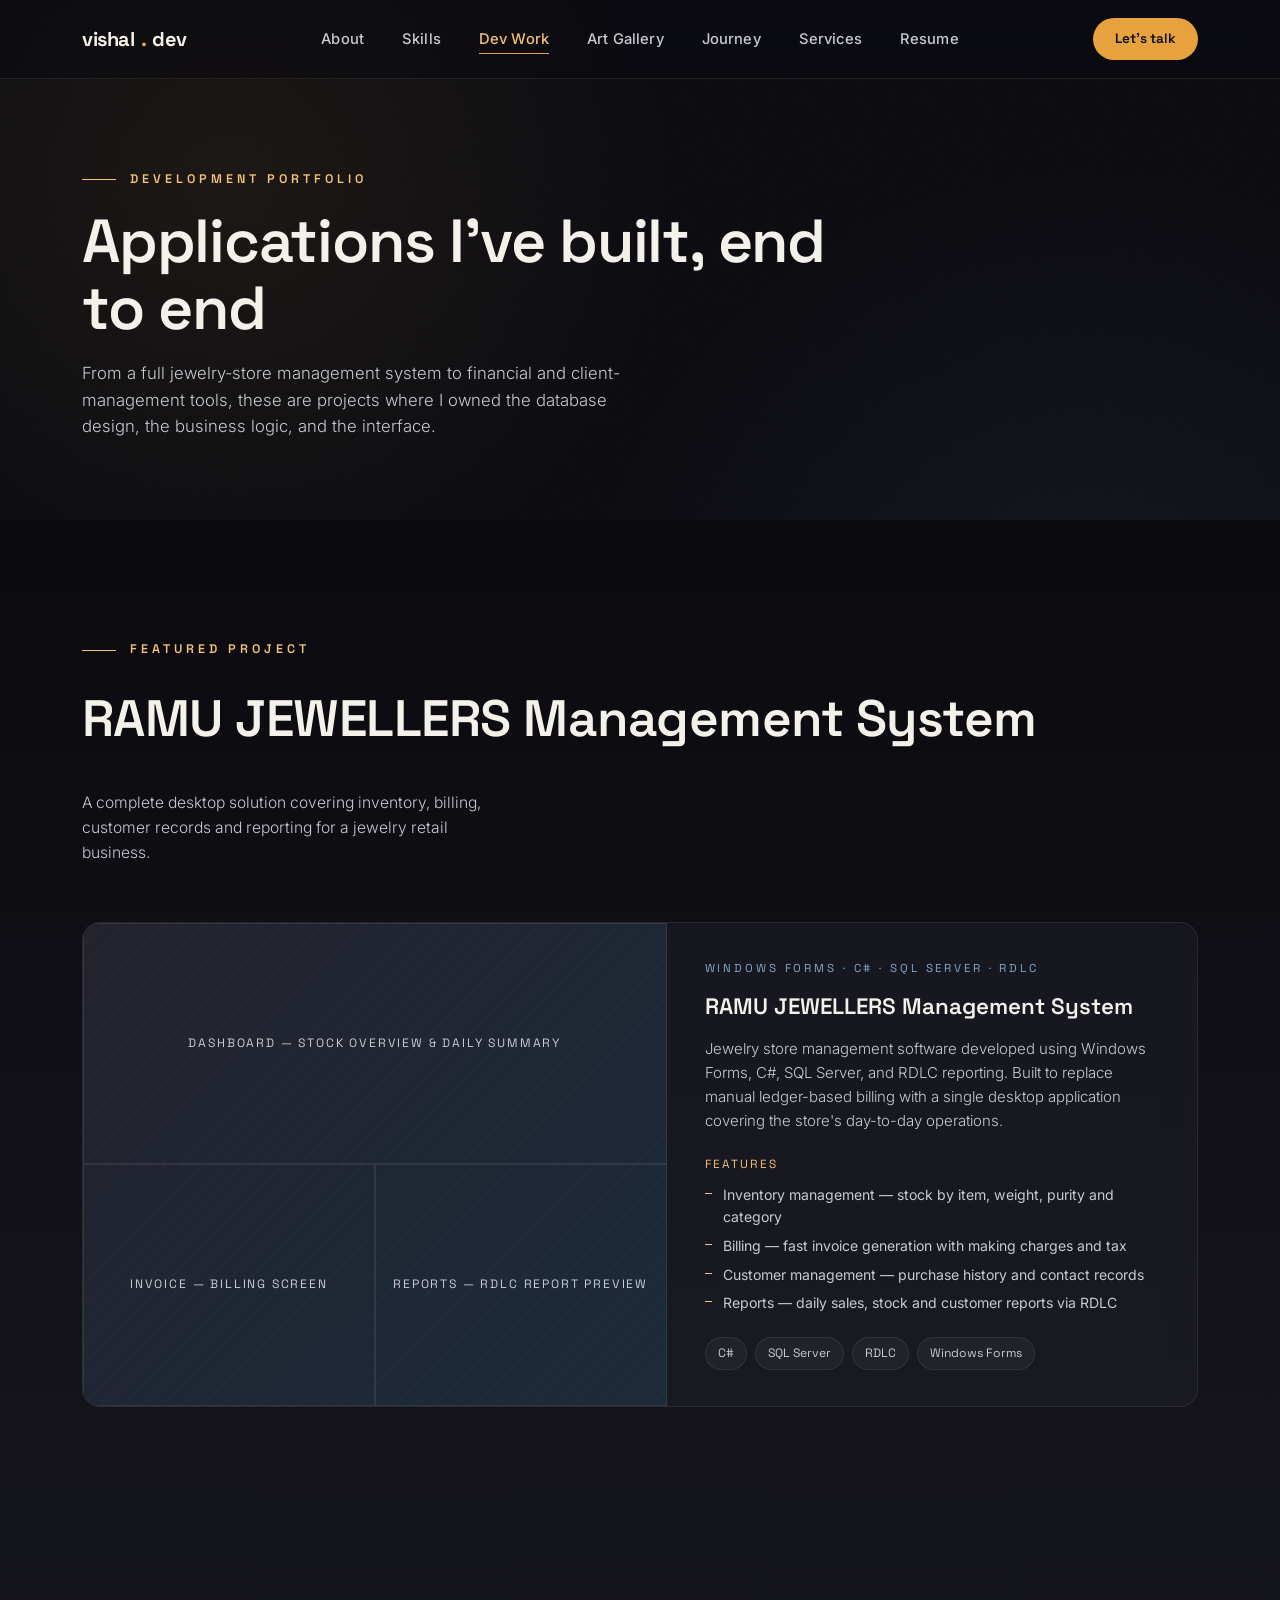
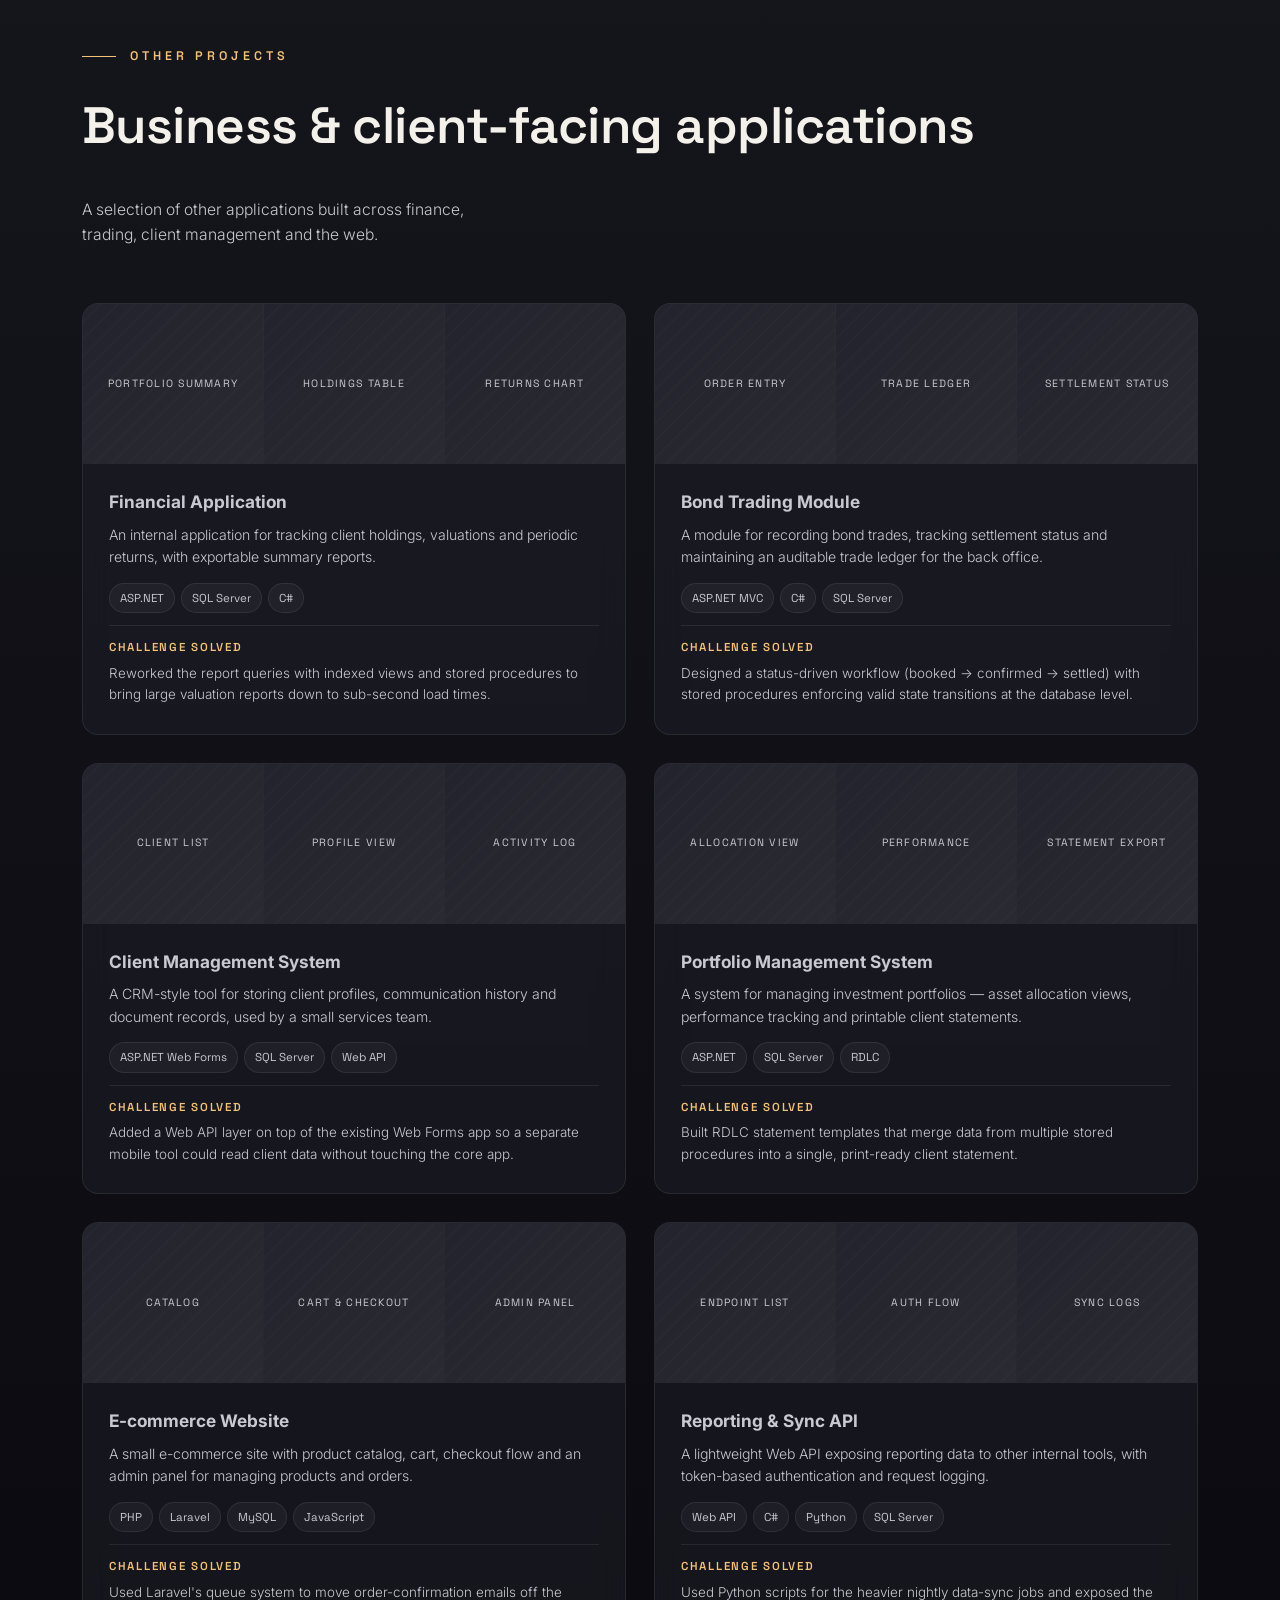
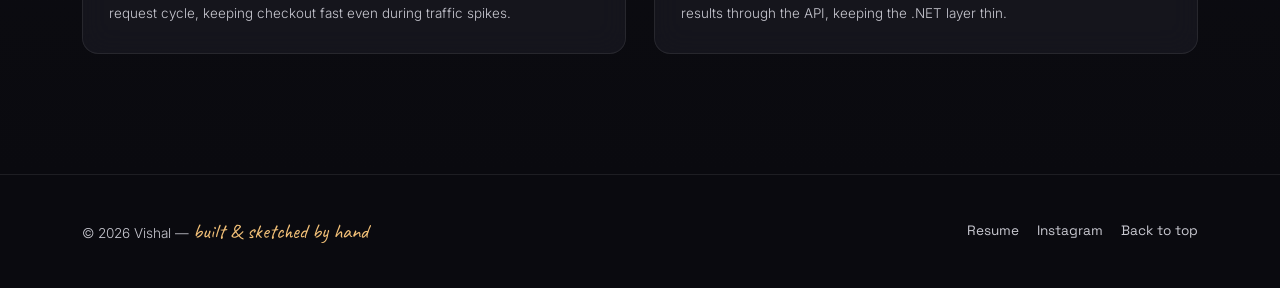
<file: dev-portfolio.html>
<!DOCTYPE html>
<html lang="en">
<head>
<meta charset="UTF-8">
<meta name="viewport" content="width=device-width, initial-scale=1.0">
<title>Development Portfolio — Vishal</title>
<link rel="preconnect" href="https://fonts.googleapis.com">
<link rel="preconnect" href="https://fonts.gstatic.com" crossorigin>
<link href="https://fonts.googleapis.com/css2?family=Space+Grotesk:wght@400;500;600;700&family=Inter:wght@300;400;500;600&family=Caveat:wght@500;600;700&display=swap" rel="stylesheet">
<link rel="stylesheet" href="css/style.css">
</head>
<body>

<div class="grain"></div>

<!-- ===== NAV ===== -->
<header>
  <nav>
    <a href="index.html" class="logo">vishal<span class="dot">.</span>dev</a>
    <ul class="nav-links" id="navLinks">
      <li><a href="index.html#about">About</a></li>
      <li><a href="skills.html">Skills</a></li>
      <li><a href="dev-portfolio.html" class="current">Dev Work</a></li>
      <li><a href="art-gallery.html">Art Gallery</a></li>
      <li><a href="journey.html">Journey</a></li>
      <li><a href="services.html">Services</a></li>
      <li><a href="resume.html">Resume</a></li>
    </ul>
    <a href="index.html#contact" class="nav-cta">Let's talk</a>
    <button class="burger" id="burger" aria-label="Toggle menu"><span></span><span></span><span></span></button>
  </nav>
</header>

<!-- ===== PAGE HERO ===== -->
<section class="page-hero">
  <div class="wrap">
    <div class="eyebrow">Development portfolio</div>
    <h1>Applications I've built, end to end</h1>
    <p class="lead">
      From a full jewelry-store management system to financial and client-management
      tools, these are projects where I owned the database design, the business logic,
      and the interface.
    </p>
  </div>
</section>

<!-- ===== FEATURED PROJECT ===== -->
<section class="alt-bg">
  <div class="wrap">
    <div class="sec-head reveal">
      <div>
        <div class="eyebrow">Featured project</div>
        <h2>RAMU JEWELLERS Management System</h2>
      </div>
      <p>A complete desktop solution covering inventory, billing, customer records and reporting for a jewelry retail business.</p>
    </div>

    <div class="project-card reveal">
      <div class="project-visual">
        <div class="shot wide">Dashboard — stock overview &amp; daily summary</div>
        <div class="shot">Invoice — billing screen</div>
        <div class="shot">Reports — RDLC report preview</div>
      </div>
      <div class="project-body">
        <div class="project-tag">Windows Forms · C# · SQL Server · RDLC</div>
        <h3>RAMU JEWELLERS Management System</h3>
        <p class="desc">
          Jewelry store management software developed using Windows Forms, C#, SQL Server,
          and RDLC reporting. Built to replace manual ledger-based billing with a single
          desktop application covering the store's day-to-day operations.
        </p>

        <div class="project-sub">Features</div>
        <ul class="project-list">
          <li>Inventory management — stock by item, weight, purity and category</li>
          <li>Billing — fast invoice generation with making charges and tax</li>
          <li>Customer management — purchase history and contact records</li>
          <li>Reports — daily sales, stock and customer reports via RDLC</li>
        </ul>

        <div class="project-stack">
          <span>C#</span><span>SQL Server</span><span>RDLC</span><span>Windows Forms</span>
        </div>
      </div>
    </div>
  </div>
</section>

<!-- ===== OTHER PROJECTS ===== -->
<section class="alt-bg-rev">
  <div class="wrap">
    <div class="sec-head reveal">
      <div>
        <div class="eyebrow">Other projects</div>
        <h2>Business &amp; client-facing applications</h2>
      </div>
      <p>A selection of other applications built across finance, trading, client management and the web.</p>
    </div>

    <div class="opcard-grid reveal-stagger">
      <div class="opcard">
        <div class="opvisual"><span>Portfolio summary</span><span>Holdings table</span><span>Returns chart</span></div>
        <div class="opbody">
          <h4>Financial Application</h4>
          <p class="desc">An internal application for tracking client holdings, valuations and periodic returns, with exportable summary reports.</p>
          <div class="meta-row"><span>ASP.NET</span><span>SQL Server</span><span>C#</span></div>
          <div class="challenge">
            <strong>Challenge solved</strong>
            Reworked the report queries with indexed views and stored procedures to bring large valuation reports down to sub-second load times.
          </div>
        </div>
      </div>

      <div class="opcard">
        <div class="opvisual"><span>Order entry</span><span>Trade ledger</span><span>Settlement status</span></div>
        <div class="opbody">
          <h4>Bond Trading Module</h4>
          <p class="desc">A module for recording bond trades, tracking settlement status and maintaining an auditable trade ledger for the back office.</p>
          <div class="meta-row"><span>ASP.NET MVC</span><span>C#</span><span>SQL Server</span></div>
          <div class="challenge">
            <strong>Challenge solved</strong>
            Designed a status-driven workflow (booked → confirmed → settled) with stored procedures enforcing valid state transitions at the database level.
          </div>
        </div>
      </div>

      <div class="opcard">
        <div class="opvisual"><span>Client list</span><span>Profile view</span><span>Activity log</span></div>
        <div class="opbody">
          <h4>Client Management System</h4>
          <p class="desc">A CRM-style tool for storing client profiles, communication history and document records, used by a small services team.</p>
          <div class="meta-row"><span>ASP.NET Web Forms</span><span>SQL Server</span><span>Web API</span></div>
          <div class="challenge">
            <strong>Challenge solved</strong>
            Added a Web API layer on top of the existing Web Forms app so a separate mobile tool could read client data without touching the core app.
          </div>
        </div>
      </div>

      <div class="opcard">
        <div class="opvisual"><span>Allocation view</span><span>Performance</span><span>Statement export</span></div>
        <div class="opbody">
          <h4>Portfolio Management System</h4>
          <p class="desc">A system for managing investment portfolios — asset allocation views, performance tracking and printable client statements.</p>
          <div class="meta-row"><span>ASP.NET</span><span>SQL Server</span><span>RDLC</span></div>
          <div class="challenge">
            <strong>Challenge solved</strong>
            Built RDLC statement templates that merge data from multiple stored procedures into a single, print-ready client statement.
          </div>
        </div>
      </div>

      <div class="opcard">
        <div class="opvisual"><span>Catalog</span><span>Cart &amp; checkout</span><span>Admin panel</span></div>
        <div class="opbody">
          <h4>E-commerce Website</h4>
          <p class="desc">A small e-commerce site with product catalog, cart, checkout flow and an admin panel for managing products and orders.</p>
          <div class="meta-row"><span>PHP</span><span>Laravel</span><span>MySQL</span><span>JavaScript</span></div>
          <div class="challenge">
            <strong>Challenge solved</strong>
            Used Laravel's queue system to move order-confirmation emails off the request cycle, keeping checkout fast even during traffic spikes.
          </div>
        </div>
      </div>

      <div class="opcard">
        <div class="opvisual"><span>Endpoint list</span><span>Auth flow</span><span>Sync logs</span></div>
        <div class="opbody">
          <h4>Reporting &amp; Sync API</h4>
          <p class="desc">A lightweight Web API exposing reporting data to other internal tools, with token-based authentication and request logging.</p>
          <div class="meta-row"><span>Web API</span><span>C#</span><span>Python</span><span>SQL Server</span></div>
          <div class="challenge">
            <strong>Challenge solved</strong>
            Used Python scripts for the heavier nightly data-sync jobs and exposed the results through the API, keeping the .NET layer thin.
          </div>
        </div>
      </div>
    </div>
  </div>
</section>

<!-- ===== FOOTER ===== -->
<footer>
  <div class="wrap">
    <p>© <span id="year"></span> Vishal — <span class="fmark">built &amp; sketched by hand</span></p>
    <div class="fsocial">
      <a href="resume.html">Resume</a>
      <a href="https://www.instagram.com/vishal_kalakaar" target="_blank" rel="noopener">Instagram</a>
      <a href="#top">Back to top</a>
    </div>
  </div>
</footer>

<script src="js/main.js"></script>
</body>
</html>
</file>
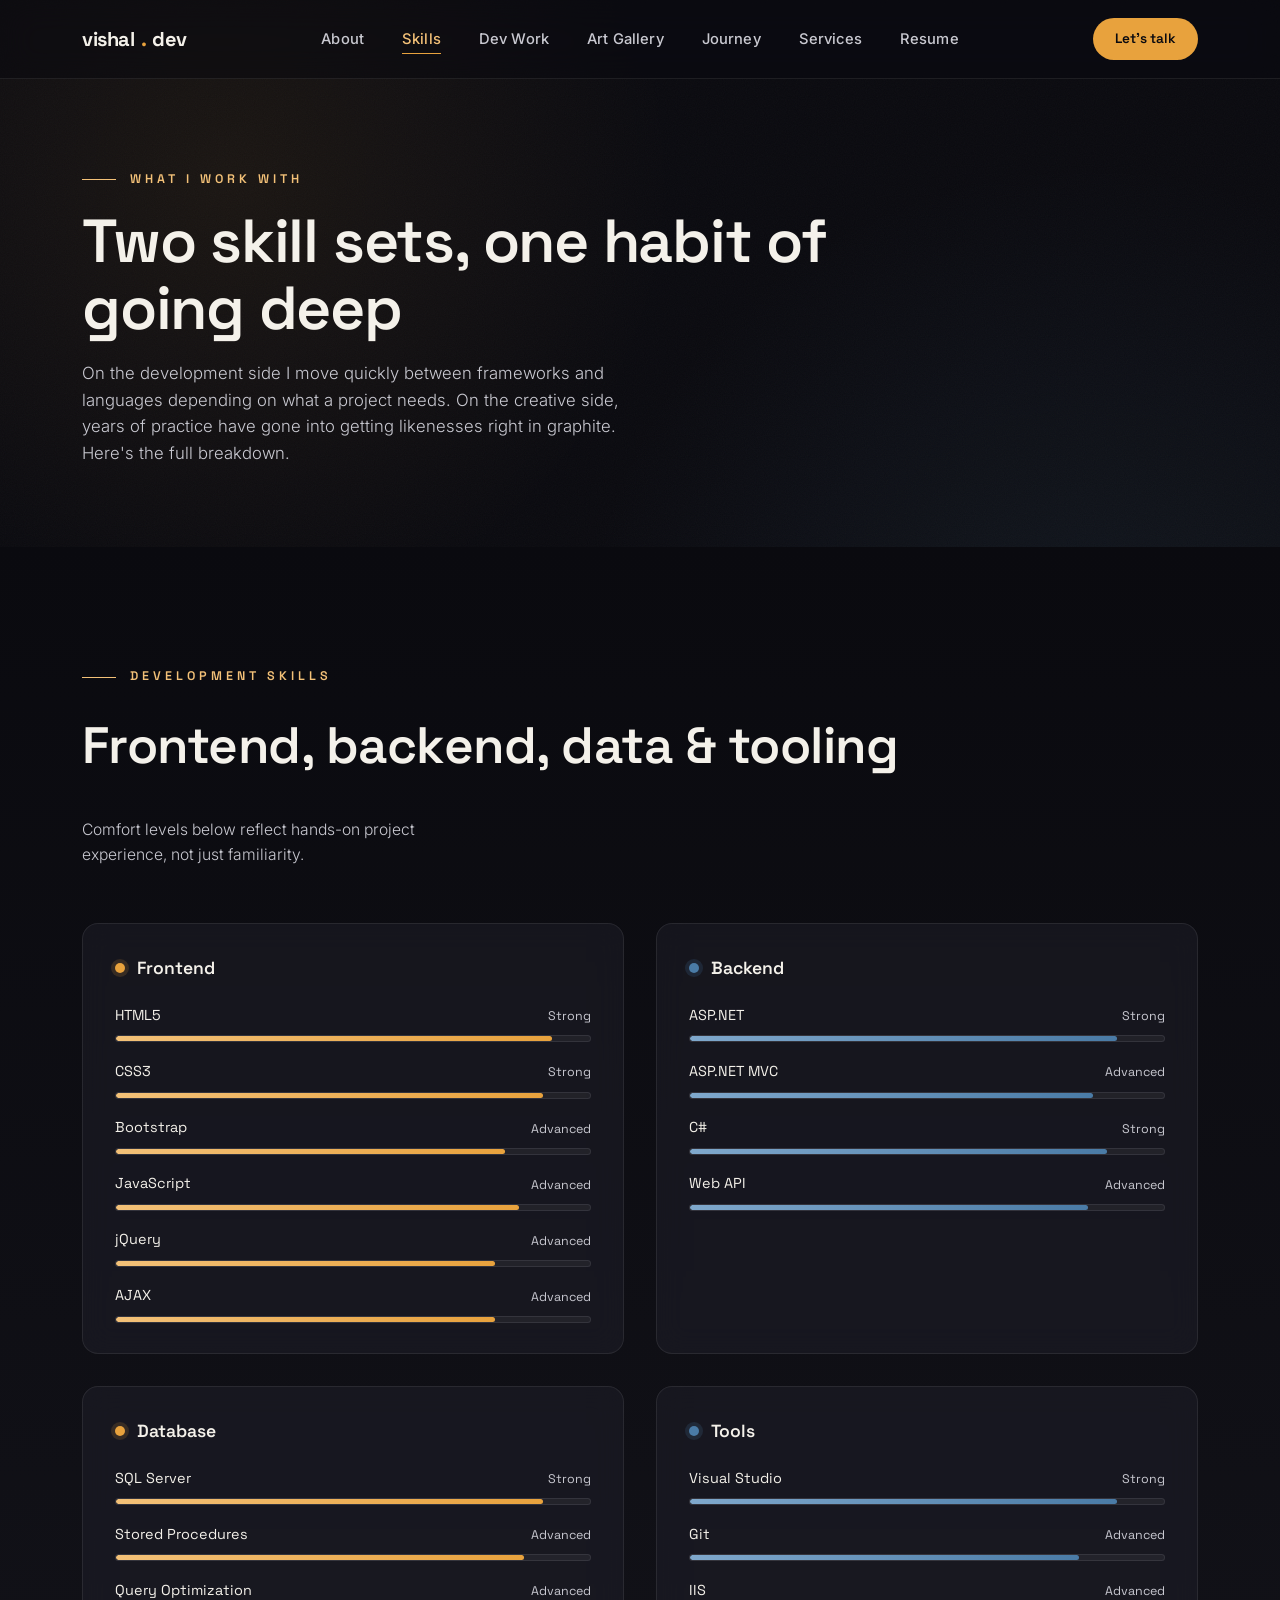
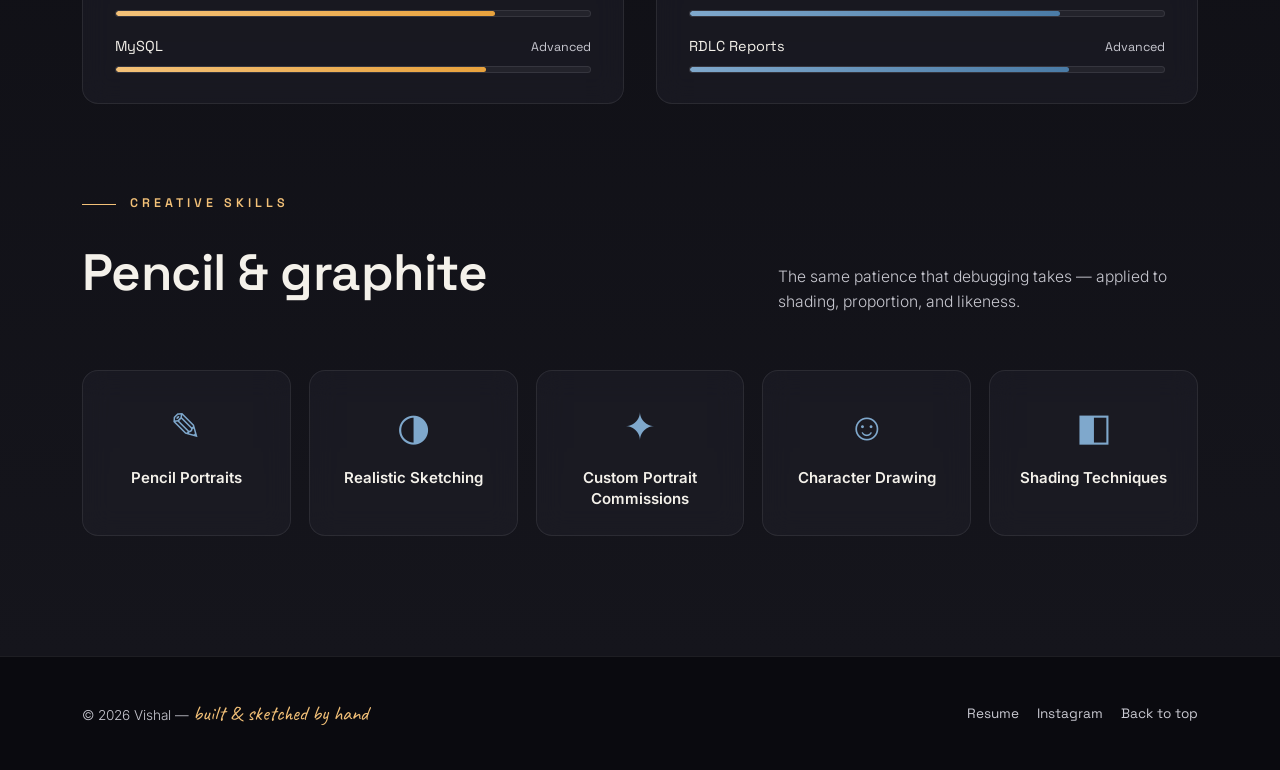
<file: skills.html>
<!DOCTYPE html>
<html lang="en">
<head>
<meta charset="UTF-8">
<meta name="viewport" content="width=device-width, initial-scale=1.0">
<title>Skills — Vishal</title>
<link rel="preconnect" href="https://fonts.googleapis.com">
<link rel="preconnect" href="https://fonts.gstatic.com" crossorigin>
<link href="https://fonts.googleapis.com/css2?family=Space+Grotesk:wght@400;500;600;700&family=Inter:wght@300;400;500;600&family=Caveat:wght@500;600;700&display=swap" rel="stylesheet">
<link rel="stylesheet" href="css/style.css">
</head>
<body>

<div class="grain"></div>

<!-- ===== NAV ===== -->
<header>
  <nav>
    <a href="index.html" class="logo">vishal<span class="dot">.</span>dev</a>
    <ul class="nav-links" id="navLinks">
      <li><a href="index.html#about">About</a></li>
      <li><a href="skills.html" class="current">Skills</a></li>
      <li><a href="dev-portfolio.html">Dev Work</a></li>
      <li><a href="art-gallery.html">Art Gallery</a></li>
      <li><a href="journey.html">Journey</a></li>
      <li><a href="services.html">Services</a></li>
      <li><a href="resume.html">Resume</a></li>
    </ul>
    <a href="index.html#contact" class="nav-cta">Let's talk</a>
    <button class="burger" id="burger" aria-label="Toggle menu"><span></span><span></span><span></span></button>
  </nav>
</header>

<!-- ===== PAGE HERO ===== -->
<section class="page-hero">
  <div class="wrap">
    <div class="eyebrow">What I work with</div>
    <h1>Two skill sets, one habit of going deep</h1>
    <p class="lead">
      On the development side I move quickly between frameworks and languages depending
      on what a project needs. On the creative side, years of practice have gone into
      getting likenesses right in graphite. Here's the full breakdown.
    </p>
  </div>
</section>

<!-- ===== DEVELOPMENT SKILLS ===== -->
<section class="alt-bg">
  <div class="wrap">
    <div class="skills-block">
      <div class="sec-head reveal">
        <div>
          <div class="eyebrow">Development skills</div>
          <h2>Frontend, backend, data &amp; tooling</h2>
        </div>
        <p>Comfort levels below reflect hands-on project experience, not just familiarity.</p>
      </div>

      <div class="skill-cat-grid">
        <!-- Frontend -->
        <div class="skill-cat frontend reveal">
          <h3><span class="icon-dot"></span> Frontend</h3>
          <div class="bar-row" style="--val:92%">
            <div class="bar-label"><span>HTML5</span><span class="pct">Strong</span></div>
            <div class="bar-track"><div class="bar-fill"></div></div>
          </div>
          <div class="bar-row" style="--val:90%">
            <div class="bar-label"><span>CSS3</span><span class="pct">Strong</span></div>
            <div class="bar-track"><div class="bar-fill"></div></div>
          </div>
          <div class="bar-row" style="--val:82%">
            <div class="bar-label"><span>Bootstrap</span><span class="pct">Advanced</span></div>
            <div class="bar-track"><div class="bar-fill"></div></div>
          </div>
          <div class="bar-row" style="--val:85%">
            <div class="bar-label"><span>JavaScript</span><span class="pct">Advanced</span></div>
            <div class="bar-track"><div class="bar-fill"></div></div>
          </div>
          <div class="bar-row" style="--val:80%">
            <div class="bar-label"><span>jQuery</span><span class="pct">Advanced</span></div>
            <div class="bar-track"><div class="bar-fill"></div></div>
          </div>
          <div class="bar-row" style="--val:80%">
            <div class="bar-label"><span>AJAX</span><span class="pct">Advanced</span></div>
            <div class="bar-track"><div class="bar-fill"></div></div>
          </div>
        </div>

        <!-- Backend -->
        <div class="skill-cat backend reveal">
          <h3><span class="icon-dot"></span> Backend</h3>
          <div class="bar-row" style="--val:90%">
            <div class="bar-label"><span>ASP.NET</span><span class="pct">Strong</span></div>
            <div class="bar-track"><div class="bar-fill"></div></div>
          </div>
          <div class="bar-row" style="--val:85%">
            <div class="bar-label"><span>ASP.NET MVC</span><span class="pct">Advanced</span></div>
            <div class="bar-track"><div class="bar-fill"></div></div>
          </div>
          <div class="bar-row" style="--val:88%">
            <div class="bar-label"><span>C#</span><span class="pct">Strong</span></div>
            <div class="bar-track"><div class="bar-fill"></div></div>
          </div>
          <div class="bar-row" style="--val:84%">
            <div class="bar-label"><span>Web API</span><span class="pct">Advanced</span></div>
            <div class="bar-track"><div class="bar-fill"></div></div>
          </div>
        </div>

        <!-- Database -->
        <div class="skill-cat database reveal">
          <h3><span class="icon-dot"></span> Database</h3>
          <div class="bar-row" style="--val:90%">
            <div class="bar-label"><span>SQL Server</span><span class="pct">Strong</span></div>
            <div class="bar-track"><div class="bar-fill"></div></div>
          </div>
          <div class="bar-row" style="--val:86%">
            <div class="bar-label"><span>Stored Procedures</span><span class="pct">Advanced</span></div>
            <div class="bar-track"><div class="bar-fill"></div></div>
          </div>
          <div class="bar-row" style="--val:80%">
            <div class="bar-label"><span>Query Optimization</span><span class="pct">Advanced</span></div>
            <div class="bar-track"><div class="bar-fill"></div></div>
          </div>
          <div class="bar-row" style="--val:78%">
            <div class="bar-label"><span>MySQL</span><span class="pct">Advanced</span></div>
            <div class="bar-track"><div class="bar-fill"></div></div>
          </div>
        </div>

        <!-- Tools -->
        <div class="skill-cat tools reveal">
          <h3><span class="icon-dot"></span> Tools</h3>
          <div class="bar-row" style="--val:90%">
            <div class="bar-label"><span>Visual Studio</span><span class="pct">Strong</span></div>
            <div class="bar-track"><div class="bar-fill"></div></div>
          </div>
          <div class="bar-row" style="--val:82%">
            <div class="bar-label"><span>Git</span><span class="pct">Advanced</span></div>
            <div class="bar-track"><div class="bar-fill"></div></div>
          </div>
          <div class="bar-row" style="--val:78%">
            <div class="bar-label"><span>IIS</span><span class="pct">Advanced</span></div>
            <div class="bar-track"><div class="bar-fill"></div></div>
          </div>
          <div class="bar-row" style="--val:80%">
            <div class="bar-label"><span>RDLC Reports</span><span class="pct">Advanced</span></div>
            <div class="bar-track"><div class="bar-fill"></div></div>
          </div>
        </div>
      </div>
    </div>

    <!-- CREATIVE SKILLS -->
    <div class="skills-block">
      <div class="sec-head reveal">
        <div>
          <div class="eyebrow">Creative skills</div>
          <h2>Pencil &amp; graphite</h2>
        </div>
        <p>The same patience that debugging takes — applied to shading, proportion, and likeness.</p>
      </div>

      <div class="creative-grid reveal-stagger">
        <div class="creative-card">
          <span class="gicon">✎</span>
          <h4>Pencil Portraits</h4>
        </div>
        <div class="creative-card">
          <span class="gicon">◑</span>
          <h4>Realistic Sketching</h4>
        </div>
        <div class="creative-card">
          <span class="gicon">✦</span>
          <h4>Custom Portrait Commissions</h4>
        </div>
        <div class="creative-card">
          <span class="gicon">☺</span>
          <h4>Character Drawing</h4>
        </div>
        <div class="creative-card">
          <span class="gicon">◧</span>
          <h4>Shading Techniques</h4>
        </div>
      </div>
    </div>
  </div>
</section>

<!-- ===== FOOTER ===== -->
<footer>
  <div class="wrap">
    <p>© <span id="year"></span> Vishal — <span class="fmark">built &amp; sketched by hand</span></p>
    <div class="fsocial">
      <a href="resume.html">Resume</a>
      <a href="https://www.instagram.com/vishal_kalakaar" target="_blank" rel="noopener">Instagram</a>
      <a href="#top">Back to top</a>
    </div>
  </div>
</footer>

<script src="js/main.js"></script>
</body>
</html>
</file>
<file: css/style.css>
:root{
    --ink:#0a0a0f;
    --charcoal:#15151c;
    --graphite:#23232d;
    --graphite-2:#2e2e3a;
    --lead:#c9c9d1;
    --paper:#f4f1ea;
    --amber:#e8a23d;
    --amber-soft:#f3c178;
    --blue:#4a7ba6;
    --blue-soft:#7fa8cc;
    --line: rgba(201,201,209,0.10);
    --glass-bg: rgba(35,35,45,0.45);
    --glass-border: rgba(255,255,255,0.08);
  }

  *{margin:0;padding:0;box-sizing:border-box;}
  html{scroll-behavior:smooth;}
  body{
    background:var(--ink);
    color:var(--lead);
    font-family:'Inter',sans-serif;
    overflow-x:hidden;
    line-height:1.6;
  }

  /* ===== Background texture ===== */
  .grain{
    position:fixed; inset:0; pointer-events:none; z-index:0;
    background-image:
      radial-gradient(circle at 18% 20%, rgba(232,162,61,0.07), transparent 35%),
      radial-gradient(circle at 85% 75%, rgba(74,123,166,0.10), transparent 40%);
  }
  .grain::after{
    content:"";
    position:absolute; inset:0;
    background-image:url("data:image/svg+xml,%3Csvg xmlns='http://www.w3.org/2000/svg' width='120' height='120'%3E%3Cfilter id='n'%3E%3CfeTurbulence type='fractalNoise' baseFrequency='0.9' numOctaves='2' stitchTiles='stitch'/%3E%3C/filter%3E%3Crect width='100%25' height='100%25' filter='url(%23n)' opacity='0.035'/%3E%3C/svg%3E");
    mix-blend-mode:overlay;
  }

  /* ===== Layout helpers ===== */
  .wrap{max-width:1180px; margin:0 auto; padding:0 32px;}
  section{position:relative; z-index:1; padding:120px 0;}
  .eyebrow{
    font-family:'Space Grotesk',sans-serif;
    font-size:0.78rem; letter-spacing:0.32em; text-transform:uppercase;
    color:var(--amber-soft); font-weight:600; margin-bottom:18px;
    display:flex; align-items:center; gap:14px;
  }
  .eyebrow::before{
    content:""; display:block; width:34px; height:1px; background:var(--amber-soft);
  }
  h1,h2,h3{font-family:'Space Grotesk',sans-serif; font-weight:600; color:var(--paper);}
  h2{font-size:clamp(2rem,4.5vw,3.2rem); letter-spacing:-0.01em;}
  .accent-script{font-family:'Caveat',cursive; font-weight:600;}

  /* ===== Nav ===== */
  header{
    position:fixed; top:0; left:0; right:0; z-index:100;
    backdrop-filter:blur(16px) saturate(140%);
    background:rgba(10,10,15,0.55);
    border-bottom:1px solid var(--glass-border);
    transition:background .3s;
  }
  nav{
    max-width:1180px; margin:0 auto; padding:18px 32px;
    display:flex; align-items:center; justify-content:space-between;
  }
  .logo{
    font-family:'Space Grotesk',sans-serif; font-weight:700; font-size:1.25rem; color:var(--paper);
    letter-spacing:-0.02em; display:flex; align-items:baseline; gap:6px; text-decoration:none;
  }
  .logo .dot{color:var(--amber);}
  .nav-links{display:flex; gap:38px; list-style:none;}
  .nav-links a{
    color:var(--lead); text-decoration:none; font-size:0.92rem; font-weight:500;
    position:relative; transition:color .25s; letter-spacing:0.01em;
  }
  .nav-links a::after{
    content:""; position:absolute; left:0; bottom:-6px; width:0; height:1px;
    background:var(--amber); transition:width .3s ease;
  }
  .nav-links a:hover{color:var(--paper);}
  .nav-links a:hover::after{width:100%;}
  .nav-cta{
    font-family:'Space Grotesk',sans-serif;
    font-size:0.85rem; font-weight:600; color:var(--ink);
    background:var(--amber); padding:10px 22px; border-radius:999px;
    text-decoration:none; transition:transform .25s, box-shadow .25s;
  }
  .nav-cta:hover{transform:translateY(-2px); box-shadow:0 8px 24px rgba(232,162,61,0.35);}
  .burger{display:none; flex-direction:column; gap:5px; cursor:pointer; background:none; border:none; padding:6px;}
  .burger span{width:24px; height:2px; background:var(--paper); display:block; transition:.3s;}

  /* ===== Hero ===== */
  .hero{
    min-height:100vh; display:flex; align-items:center;
    padding-top:90px; position:relative;
  }
  .hero .wrap{
    display:grid; grid-template-columns:1.05fr 0.95fr; gap:60px; align-items:center;
  }
  .hero-copy .eyebrow{margin-bottom:22px;}
  .hero h1{
    font-size:clamp(2.4rem,4.6vw,3.6rem); line-height:1.12; letter-spacing:-0.02em;
    margin-bottom:22px;
  }
  .hero h1 .line2{display:block;}
  .hero h1 .script{
    font-family:'Caveat',cursive; font-weight:700; color:var(--amber-soft);
    font-size:1.18em; line-height:1; display:inline-block; transform:rotate(-2deg);
  }
  .hero p.lead{
    font-size:1.08rem; color:var(--lead); max-width:480px; margin-bottom:34px;
    font-weight:300;
  }
  .hero-cta{display:flex; gap:18px; flex-wrap:wrap; margin-bottom:48px;}
  .btn{
    font-family:'Space Grotesk',sans-serif; font-weight:600; font-size:0.95rem;
    padding:14px 30px; border-radius:10px; text-decoration:none;
    display:inline-flex; align-items:center; gap:10px; transition:all .3s ease;
    border:1px solid transparent;
  }
  .btn-primary{background:var(--amber); color:var(--ink);}
  .btn-primary:hover{transform:translateY(-3px); box-shadow:0 10px 30px rgba(232,162,61,0.3);}
  .btn-ghost{
    border:1px solid var(--glass-border); color:var(--paper);
    background:var(--glass-bg); backdrop-filter:blur(10px);
  }
  .btn-ghost:hover{border-color:var(--blue-soft); color:var(--blue-soft); transform:translateY(-3px);}

  /* terminal-ish glass card */
  .term-card{
    border-radius:14px; border:1px solid var(--glass-border);
    background:var(--glass-bg); backdrop-filter:blur(14px) saturate(140%);
    padding:18px 22px; max-width:480px; font-family:'Space Grotesk',sans-serif;
    font-size:0.86rem; box-shadow:0 20px 60px rgba(0,0,0,0.4);
  }
  .term-dots{display:flex; gap:8px; margin-bottom:14px;}
  .term-dots span{width:10px; height:10px; border-radius:50%; display:block;}
  .term-dots span:nth-child(1){background:#e8716a;}
  .term-dots span:nth-child(2){background:#e8c44a;}
  .term-dots span:nth-child(3){background:#6ad48a;}
  .term-card .line{margin-bottom:6px; color:var(--lead);}
  .term-card .line .key{color:var(--blue-soft);}
  .term-card .line .str{color:var(--amber-soft);}
  .term-card .cursor{display:inline-block; width:8px; height:14px; background:var(--amber-soft); animation:blink 1s steps(1) infinite; vertical-align:middle;}
  @keyframes blink{50%{opacity:0;}}

  /* ===== Hero portrait — sketch / photo morph ===== */
  .hero-art{
    position:relative; aspect-ratio:4/5; width:100%; max-width:440px; margin:0 auto;
    border-radius:24px; overflow:hidden;
    border:1px solid var(--glass-border);
    box-shadow:0 30px 80px rgba(0,0,0,0.55), 0 0 0 1px rgba(255,255,255,0.02);
  }
  .hero-art .photo{
    position:absolute; inset:0; width:100%; height:100%; object-fit:cover;
    filter:saturate(1.05);
  }
  .hero-art .sketch-overlay{
    position:absolute; inset:0; width:100%; height:100%;
    mix-blend-mode:screen; opacity:0.9; pointer-events:none;
  }
  .hero-art .sketch-overlay svg{width:100%; height:100%;}
  .hero-art::after{
    content:""; position:absolute; inset:0;
    background:linear-gradient(180deg, rgba(10,10,15,0) 55%, rgba(10,10,15,0.75) 100%);
  }
  .hero-art .frame-tag{
    position:absolute; bottom:22px; left:22px; z-index:3;
    font-family:'Space Grotesk',sans-serif; font-size:0.78rem; letter-spacing:0.2em;
    text-transform:uppercase; color:var(--paper); opacity:0.85;
    display:flex; align-items:center; gap:10px;
  }
  .hero-art .frame-tag::before{content:""; width:8px; height:8px; border-radius:50%; background:var(--amber); box-shadow:0 0 0 4px rgba(232,162,61,0.2);}
  .hero-art .toggle-hint{
    position:absolute; top:18px; right:18px; z-index:3;
    font-family:'Space Grotesk',sans-serif; font-size:0.72rem; letter-spacing:0.12em;
    text-transform:uppercase; padding:8px 14px; border-radius:999px;
    background:var(--glass-bg); border:1px solid var(--glass-border); backdrop-filter:blur(10px);
    color:var(--lead); cursor:pointer; user-select:none; transition:color .3s, border-color .3s;
  }
  .hero-art .toggle-hint:hover{color:var(--amber-soft); border-color:var(--amber-soft);}
  .hero-art.sketch-active .photo{filter:grayscale(1) contrast(1.05) brightness(0.9);}
  .hero-art.sketch-active .sketch-overlay{opacity:1; mix-blend-mode:normal;}
  .hero-art .sketch-overlay path,
  .hero-art .sketch-overlay polyline{
    fill:none; stroke:var(--lead); stroke-width:1.1; stroke-linecap:round;
    opacity:0; transition:opacity .6s ease;
  }
  .hero-art.sketch-active .sketch-overlay path,
  .hero-art.sketch-active .sketch-overlay polyline{opacity:0.55;}
  .hero-art .sketch-overlay rect.paper{
    fill:#0e0e14; opacity:0; transition:opacity .6s ease;
  }
  .hero-art.sketch-active .sketch-overlay rect.paper{opacity:0.55;}

  /* scroll cue */
  .scroll-cue{
    position:absolute; bottom:36px; left:50%; transform:translateX(-50%);
    display:flex; flex-direction:column; align-items:center; gap:8px;
    font-family:'Space Grotesk',sans-serif; font-size:0.7rem; letter-spacing:0.3em;
    text-transform:uppercase; color:var(--lead); opacity:0.55;
  }
  .scroll-cue .stick{width:1px; height:36px; background:linear-gradient(var(--lead), transparent); animation:dropline 2s ease-in-out infinite;}
  @keyframes dropline{0%{opacity:0; transform:scaleY(0.3);}50%{opacity:1;}100%{opacity:0; transform:scaleY(1);}}

  /* ===== Section heading row ===== */
  .sec-head{
    display:flex; justify-content:space-between; align-items:flex-end; gap:30px;
    margin-bottom:56px; flex-wrap:wrap;
  }
  .sec-head p{max-width:420px; color:var(--lead); font-weight:300; font-size:0.98rem;}

  /* ===== reveal animation ===== */
  .reveal{opacity:0; transform:translateY(28px); transition:opacity .8s ease, transform .8s ease;}
  .reveal.in{opacity:1; transform:translateY(0);}
  .reveal-stagger > *{opacity:0; transform:translateY(24px); transition:opacity .7s ease, transform .7s ease;}
  .reveal-stagger.in > *{opacity:1; transform:translateY(0);}
  .reveal-stagger.in > *:nth-child(1){transition-delay:0s;}
  .reveal-stagger.in > *:nth-child(2){transition-delay:.1s;}
  .reveal-stagger.in > *:nth-child(3){transition-delay:.2s;}
  .reveal-stagger.in > *:nth-child(4){transition-delay:.3s;}
  .reveal-stagger.in > *:nth-child(5){transition-delay:.4s;}
  .reveal-stagger.in > *:nth-child(6){transition-delay:.5s;}

  /* ===== About / Skills ===== */
  .about{background:linear-gradient(180deg, var(--ink) 0%, var(--charcoal) 100%);}
  .about .wrap{display:grid; grid-template-columns:0.9fr 1.1fr; gap:70px; align-items:start;}
  .about-text p{margin-bottom:18px; font-weight:300; color:var(--lead);}
  .about-text .highlight{color:var(--amber-soft); font-weight:500;}
  .about-text .highlight-b{color:var(--blue-soft); font-weight:500;}

  .skill-grid{display:grid; grid-template-columns:repeat(2,1fr); gap:16px;}
  .skill-card{
    border:1px solid var(--glass-border); background:var(--glass-bg);
    backdrop-filter:blur(14px); border-radius:14px; padding:22px 22px 20px;
    transition:transform .35s ease, border-color .35s ease, background .35s ease;
  }
  .skill-card:hover{
    transform:translateY(-6px);
    border-color:rgba(232,162,61,0.35);
    background:rgba(46,46,58,0.55);
  }
  .skill-card .num{
    font-family:'Space Grotesk',sans-serif; font-size:0.74rem; letter-spacing:0.25em;
    color:var(--amber-soft); margin-bottom:10px; display:block;
  }
  .skill-card h3{font-size:1.05rem; margin-bottom:8px;}
  .skill-card .tags{display:flex; flex-wrap:wrap; gap:6px; margin-top:12px;}
  .skill-card .tags span{
    font-size:0.74rem; padding:5px 10px; border-radius:999px;
    background:rgba(255,255,255,0.04); border:1px solid var(--line); color:var(--lead);
    font-family:'Space Grotesk',sans-serif;
  }
  .skill-card p{font-size:0.88rem; color:var(--lead); font-weight:300;}

  /* ===== Gallery toggle (Code / Sketch) ===== */
  .gallery-section{position:relative;}
  .mode-switch{
    display:inline-flex; border:1px solid var(--glass-border); background:var(--glass-bg);
    backdrop-filter:blur(14px); border-radius:999px; padding:5px; position:relative;
    margin-bottom:0;
  }
  .mode-switch button{
    font-family:'Space Grotesk',sans-serif; font-weight:600; font-size:0.88rem;
    padding:11px 28px; border-radius:999px; border:none; background:transparent;
    color:var(--lead); cursor:pointer; position:relative; z-index:2; transition:color .3s;
    letter-spacing:0.02em;
  }
  .mode-switch button.active{color:var(--ink);}
  .mode-switch .pill{
    position:absolute; top:5px; left:5px; height:calc(100% - 10px); width:calc(50% - 5px);
    background:linear-gradient(135deg, var(--amber-soft), var(--amber));
    border-radius:999px; transition:transform .4s cubic-bezier(.65,0,.35,1); z-index:1;
  }
  .mode-switch.sketch .pill{
    transform:translateX(100%);
    background:linear-gradient(135deg, var(--blue-soft), var(--blue));
  }

  .gallery-panels{position:relative; margin-top:54px;}
  .panel{display:none;}
  .panel.active{display:grid;}
  .panel{grid-template-columns:repeat(3,1fr); gap:24px;}

  .gcard{
    border-radius:16px; overflow:hidden; position:relative;
    border:1px solid var(--glass-border); background:var(--graphite);
    aspect-ratio:4/3; cursor:pointer; transition:transform .4s ease, box-shadow .4s ease;
  }
  .gcard:hover{transform:translateY(-8px); box-shadow:0 20px 50px rgba(0,0,0,0.5);}
  .gcard .thumb{
    position:absolute; inset:0; width:100%; height:100%;
    display:flex; align-items:center; justify-content:center;
    font-family:'Space Grotesk',sans-serif; font-size:0.8rem; color:var(--lead);
  }
  .gcard .overlay{
    position:absolute; inset:0; display:flex; flex-direction:column; justify-content:flex-end;
    padding:20px; background:linear-gradient(180deg, transparent 35%, rgba(10,10,15,0.92) 100%);
    opacity:0; transition:opacity .35s ease;
  }
  .gcard:hover .overlay{opacity:1;}
  .gcard .tag{
    font-family:'Space Grotesk',sans-serif; font-size:0.7rem; letter-spacing:0.2em;
    text-transform:uppercase; color:var(--amber-soft); margin-bottom:6px;
  }
  .gcard.sketch .tag{color:var(--blue-soft);}
  .gcard h4{font-size:1.05rem; color:var(--paper); margin-bottom:4px; font-weight:600;}
  .gcard p{font-size:0.84rem; font-weight:300; color:var(--lead);}

  /* Project card visual fills */
  .fill-1{background:linear-gradient(135deg,#2a2a33,#3a2c1c); position:relative;}
  .fill-2{background:linear-gradient(135deg,#23232d,#1c2a3a);}
  .fill-3{background:linear-gradient(135deg,#2e2e3a,#3a1c2c);}
  .fill-4{background:linear-gradient(135deg,#23232d,#2a3a2c);}
  .fill-5{background:linear-gradient(135deg,#2a2a33,#1c2a3a);}
  .fill-6{background:linear-gradient(135deg,#23232d,#3a2c1c);}

  /* sketch card visuals: graphite + drawn line texture */
  .sketch-fill{
    background:#1b1b22; position:relative; display:flex; align-items:center; justify-content:center;
  }
  .sketch-fill svg{width:78%; height:78%; opacity:0.85;}
  .sketch-fill svg path,
  .sketch-fill svg circle,
  .sketch-fill svg ellipse{fill:none; stroke:var(--lead); stroke-width:1; opacity:0.7;}

  .ig-cta{
    margin-top:50px; display:flex; align-items:center; justify-content:center; gap:14px;
    flex-direction:column; text-align:center;
  }
  .ig-cta a{
    font-family:'Space Grotesk',sans-serif; font-weight:600; font-size:1rem;
    color:var(--paper); text-decoration:none; padding:14px 32px; border-radius:999px;
    border:1px solid var(--glass-border); background:var(--glass-bg); backdrop-filter:blur(12px);
    display:inline-flex; align-items:center; gap:10px; transition:all .3s ease;
  }
  .ig-cta a:hover{border-color:var(--amber-soft); color:var(--amber-soft); transform:translateY(-3px);}
  .ig-cta span{font-size:0.85rem; color:var(--lead); font-weight:300;}

  /* ===== Process strip ===== */
  .process{background:var(--charcoal); border-top:1px solid var(--line); border-bottom:1px solid var(--line);}
  .process .wrap{display:flex; gap:0; flex-wrap:wrap;}
  .pstep{flex:1; min-width:220px; padding:8px 28px; border-left:1px solid var(--line); position:relative;}
  .pstep:first-child{border-left:none; padding-left:0;}
  .pstep .pnum{
    font-family:'Caveat',cursive; font-size:2.6rem; color:var(--amber-soft); line-height:1; display:block; margin-bottom:8px;
  }
  .pstep h4{font-family:'Space Grotesk',sans-serif; color:var(--paper); font-size:1.02rem; margin-bottom:8px; font-weight:600;}
  .pstep p{font-size:0.88rem; color:var(--lead); font-weight:300;}

  /* ===== Contact ===== */
  .contact{background:linear-gradient(180deg, var(--charcoal) 0%, var(--ink) 100%);}
  .contact .wrap{display:grid; grid-template-columns:1fr 1.15fr; gap:60px; align-items:flex-start;}
  .contact-info h2{margin-bottom:18px;}
  .contact-info p{font-weight:300; color:var(--lead); margin-bottom:30px; max-width:380px;}
  .clist{list-style:none; display:flex; flex-direction:column; gap:18px;}
  .clist li{display:flex; align-items:center; gap:16px; font-family:'Space Grotesk',sans-serif; font-size:0.96rem;}
  .clist .icn{
    width:42px; height:42px; border-radius:50%; display:flex; align-items:center; justify-content:center;
    background:var(--glass-bg); border:1px solid var(--glass-border); flex-shrink:0;
    font-size:1.1rem;
  }
  .clist a{color:var(--paper); text-decoration:none; transition:color .3s;}
  .clist a:hover{color:var(--amber-soft);}
  .clist .label{color:var(--lead); font-size:0.78rem; display:block; font-weight:400; letter-spacing:0.1em; text-transform:uppercase; font-family:'Inter',sans-serif; margin-bottom:2px;}

  .form-card{
    border:1px solid var(--glass-border); background:var(--glass-bg); backdrop-filter:blur(16px) saturate(140%);
    border-radius:20px; padding:38px; box-shadow:0 30px 80px rgba(0,0,0,0.4);
  }
  .field{margin-bottom:22px; display:flex; flex-direction:column; gap:8px;}
  .field label{
    font-family:'Space Grotesk',sans-serif; font-size:0.78rem; letter-spacing:0.18em;
    text-transform:uppercase; color:var(--lead);
  }
  .field input, .field textarea, .field select{
    background:rgba(255,255,255,0.03); border:1px solid var(--line); border-radius:10px;
    padding:13px 16px; color:var(--paper); font-family:'Inter',sans-serif; font-size:0.95rem;
    transition:border-color .3s, background .3s; resize:vertical;
  }
  .field input:focus, .field textarea:focus, .field select:focus{
    outline:none; border-color:var(--amber-soft); background:rgba(255,255,255,0.05);
  }
  .two-col{display:grid; grid-template-columns:1fr 1fr; gap:18px;}
  .submit-btn{
    width:100%; font-family:'Space Grotesk',sans-serif; font-weight:600; font-size:1rem;
    padding:15px; border-radius:10px; border:none; cursor:pointer;
    background:linear-gradient(135deg, var(--amber-soft), var(--amber)); color:var(--ink);
    transition:transform .3s, box-shadow .3s; display:flex; align-items:center; justify-content:center; gap:10px;
  }
  .submit-btn:hover{transform:translateY(-2px); box-shadow:0 12px 30px rgba(232,162,61,0.3);}
  .form-note{font-size:0.82rem; color:var(--lead); margin-top:14px; text-align:center; font-weight:300; opacity:0; transition:opacity .4s;}
  .form-note.show{opacity:1;}

  /* ===== Footer ===== */
  footer{
    border-top:1px solid var(--line); padding:40px 0; text-align:center;
  }
  footer .wrap{display:flex; justify-content:space-between; align-items:center; flex-wrap:wrap; gap:16px;}
  footer p{font-size:0.85rem; color:var(--lead); font-weight:300;}
  footer .fmark{font-family:'Caveat',cursive; font-size:1.3rem; color:var(--amber-soft);}
  .fsocial{display:flex; gap:18px;}
  .fsocial a{color:var(--lead); text-decoration:none; font-size:0.85rem; font-family:'Space Grotesk',sans-serif; transition:color .3s;}
  .fsocial a:hover{color:var(--amber-soft);}

  /* ===== Modal lightbox ===== */
  .lightbox{
    position:fixed; inset:0; background:rgba(8,8,12,0.85); backdrop-filter:blur(10px);
    display:flex; align-items:center; justify-content:center; z-index:200;
    opacity:0; pointer-events:none; transition:opacity .35s ease;
  }
  .lightbox.open{opacity:1; pointer-events:all;}
  .lightbox-inner{
    border:1px solid var(--glass-border); background:var(--glass-bg); backdrop-filter:blur(20px);
    border-radius:18px; padding:34px; max-width:500px; text-align:center; transform:scale(0.92); transition:transform .35s ease;
  }
  .lightbox.open .lightbox-inner{transform:scale(1);}
  .lightbox-inner .lb-tag{
    font-family:'Space Grotesk',sans-serif; font-size:0.72rem; letter-spacing:0.25em; text-transform:uppercase;
    color:var(--amber-soft); margin-bottom:12px;
  }
  .lightbox-inner h3{margin-bottom:10px; font-size:1.4rem;}
  .lightbox-inner p{color:var(--lead); font-weight:300; font-size:0.92rem; margin-bottom:20px;}
  .lightbox-close{
    font-family:'Space Grotesk',sans-serif; font-weight:600; font-size:0.85rem; color:var(--ink);
    background:var(--amber-soft); border:none; padding:10px 26px; border-radius:999px; cursor:pointer;
  }

  /* ===== Responsive ===== */
  @media (max-width:980px){
    .hero .wrap{grid-template-columns:1fr; gap:50px;}
    .hero-art{order:-1; max-width:340px;}
    .about .wrap{grid-template-columns:1fr; gap:40px;}
    .skill-grid{grid-template-columns:1fr 1fr;}
    .panel{grid-template-columns:repeat(2,1fr);}
    .contact .wrap{grid-template-columns:1fr;}
    .process .wrap{flex-direction:column;}
    .pstep{border-left:none; border-top:1px solid var(--line); padding:24px 0;}
    .pstep:first-child{border-top:none;}
  }
  @media (max-width:720px){
    .nav-links{
      position:absolute; top:100%; left:0; right:0; flex-direction:column; gap:0;
      background:rgba(10,10,15,0.92); backdrop-filter:blur(20px);
      max-height:0; overflow:hidden; transition:max-height .35s ease;
      border-bottom:1px solid var(--glass-border);
    }
    .nav-links.open{max-height:320px;}
    .nav-links a{padding:18px 32px; display:block; border-bottom:1px solid var(--line);}
    .nav-links a::after{display:none;}
    .nav-cta{display:none;}
    .burger{display:flex;}
    section{padding:80px 0;}
    .skill-grid{grid-template-columns:1fr;}
    .panel{grid-template-columns:1fr;}
    .two-col{grid-template-columns:1fr;}
    .form-card{padding:26px;}
    .hero h1{font-size:2.4rem;}
  }
  @media (prefers-reduced-motion:reduce){
    *{animation:none !important; transition:none !important;}
    .reveal, .reveal-stagger > *{opacity:1; transform:none;}
  }

  /* focus visibility */
  a:focus-visible, button:focus-visible, input:focus-visible, textarea:focus-visible{
    outline:2px solid var(--amber-soft); outline-offset:3px;
  }

/* =========================================================
   PAGE HERO (sub-pages)
   ========================================================= */
.page-hero{
  padding:170px 0 80px; position:relative;
}
.page-hero .wrap{max-width:1180px;}
.page-hero h1{
  font-size:clamp(2.4rem,5.5vw,3.8rem); line-height:1.1; letter-spacing:-0.02em;
  max-width:760px;
}
.page-hero p.lead{
  font-size:1.05rem; color:var(--lead); max-width:560px; margin-top:18px; font-weight:300;
}
.page-hero .crumb{
  font-family:'Space Grotesk',sans-serif; font-size:0.78rem; letter-spacing:0.25em;
  text-transform:uppercase; color:var(--lead); opacity:0.6; margin-top:28px;
}
.page-hero .crumb a{color:var(--amber-soft); text-decoration:none;}
.page-hero .crumb a:hover{text-decoration:underline;}

/* current nav link */
.nav-links a.current{color:var(--amber-soft);}
.nav-links a.current::after{width:100%;}

/* =========================================================
   SKILLS PAGE
   ========================================================= */
.skills-block{margin-bottom:90px;}
.skills-block:last-child{margin-bottom:0;}
.skills-block-head{display:flex; align-items:baseline; gap:18px; margin-bottom:38px; flex-wrap:wrap;}
.skills-block-head h2{font-size:clamp(1.6rem,3vw,2.2rem);}
.skills-block-head .count{
  font-family:'Caveat',cursive; font-size:1.6rem; color:var(--amber-soft);
}

.skill-cat-grid{display:grid; grid-template-columns:repeat(2,1fr); gap:32px;}
.skill-cat{
  border:1px solid var(--glass-border); background:var(--glass-bg); backdrop-filter:blur(14px);
  border-radius:16px; padding:30px 32px;
}
.skill-cat h3{
  font-size:1.1rem; margin-bottom:22px; display:flex; align-items:center; gap:12px;
}
.skill-cat h3 .icon-dot{
  width:10px; height:10px; border-radius:50%; background:var(--amber); display:inline-block;
  box-shadow:0 0 0 4px rgba(232,162,61,0.15);
}
.skill-cat.backend h3 .icon-dot,
.skill-cat.tools h3 .icon-dot{background:var(--blue); box-shadow:0 0 0 4px rgba(74,123,166,0.18);}

.bar-row{margin-bottom:18px;}
.bar-row:last-child{margin-bottom:0;}
.bar-label{
  display:flex; justify-content:space-between; align-items:baseline; margin-bottom:8px;
  font-family:'Space Grotesk',sans-serif; font-size:0.9rem; color:var(--paper);
}
.bar-label .pct{font-size:0.78rem; color:var(--lead); font-weight:400;}
.bar-track{
  height:7px; border-radius:999px; background:rgba(255,255,255,0.05);
  overflow:hidden; border:1px solid var(--line);
}
.bar-fill{
  height:100%; border-radius:999px;
  background:linear-gradient(90deg, var(--amber-soft), var(--amber));
  width:0%; transition:width 1.4s cubic-bezier(.16,1,.3,1);
}
.skill-cat.backend .bar-fill,
.skill-cat.tools .bar-fill{
  background:linear-gradient(90deg, var(--blue-soft), var(--blue));
}
.bar-row.in .bar-fill{width:var(--val);}

/* Creative skills — card style instead of bars */
.creative-grid{display:grid; grid-template-columns:repeat(5,1fr); gap:18px;}
.creative-card{
  border:1px solid var(--glass-border); background:var(--glass-bg); backdrop-filter:blur(14px);
  border-radius:16px; padding:26px 20px; text-align:center;
  transition:transform .35s ease, border-color .35s ease, background .35s ease;
}
.creative-card:hover{
  transform:translateY(-6px); border-color:rgba(127,168,204,0.4); background:rgba(46,46,58,0.55);
}
.creative-card .gicon{
  font-family:'Caveat',cursive; font-size:2.4rem; color:var(--blue-soft); margin-bottom:10px; display:block;
}
.creative-card h4{font-size:0.94rem; color:var(--paper); font-weight:600; line-height:1.35;}

/* =========================================================
   DEV PORTFOLIO — Project cards
   ========================================================= */
.project-card{
  border:1px solid var(--glass-border); background:var(--glass-bg); backdrop-filter:blur(14px);
  border-radius:18px; overflow:hidden; margin-bottom:36px;
  display:grid; grid-template-columns:1.1fr 1fr;
}
.project-card:last-child{margin-bottom:0;}
.project-visual{
  position:relative; min-height:320px;
  background:linear-gradient(135deg,#23232d,#1c2a3a);
  display:grid; grid-template-columns:1fr 1fr; grid-template-rows:1fr 1fr;
}
.project-visual .shot{
  border:1px solid var(--line); display:flex; align-items:center; justify-content:center;
  font-family:'Space Grotesk',sans-serif; font-size:0.76rem; letter-spacing:0.15em; text-transform:uppercase;
  color:var(--lead); position:relative; overflow:hidden;
}
.project-visual .shot::before{
  content:""; position:absolute; inset:0; opacity:0.4;
  background-image:repeating-linear-gradient(135deg, rgba(255,255,255,0.03) 0 2px, transparent 2px 14px);
}
.project-visual .shot.wide{grid-column:1/3;}
.project-body{padding:36px 38px; display:flex; flex-direction:column;}
.project-tag{
  font-family:'Space Grotesk',sans-serif; font-size:0.72rem; letter-spacing:0.25em; text-transform:uppercase;
  color:var(--blue-soft); margin-bottom:12px;
}
.project-body h3{font-size:1.4rem; margin-bottom:12px;}
.project-body .desc{font-size:0.94rem; color:var(--lead); font-weight:300; margin-bottom:22px;}
.project-sub{
  font-family:'Space Grotesk',sans-serif; font-size:0.74rem; letter-spacing:0.2em; text-transform:uppercase;
  color:var(--amber-soft); margin-bottom:10px;
}
.project-list{list-style:none; margin-bottom:22px; display:flex; flex-direction:column; gap:6px;}
.project-list li{
  font-size:0.88rem; color:var(--lead); padding-left:18px; position:relative;
}
.project-list li::before{
  content:""; position:absolute; left:0; top:0.65em; width:7px; height:1px; background:var(--amber-soft);
}
.project-stack{display:flex; flex-wrap:wrap; gap:8px; margin-top:auto;}
.project-stack span{
  font-size:0.76rem; padding:6px 12px; border-radius:999px;
  background:rgba(255,255,255,0.04); border:1px solid var(--line); color:var(--lead);
  font-family:'Space Grotesk',sans-serif;
}

/* other projects — compact card grid */
.opcard-grid{display:grid; grid-template-columns:repeat(2,1fr); gap:28px;}
.opcard{
  border:1px solid var(--glass-border); background:var(--glass-bg); backdrop-filter:blur(14px);
  border-radius:16px; padding:0; overflow:hidden;
  transition:transform .35s ease, box-shadow .35s ease;
}
.opcard:hover{transform:translateY(-6px); box-shadow:0 18px 40px rgba(0,0,0,0.4);}
.opcard .opvisual{
  height:160px; display:grid; grid-template-columns:repeat(3,1fr); gap:1px;
  background:var(--line);
}
.opcard .opvisual span{
  background:linear-gradient(135deg,#23232d,#2a2a33);
  display:flex; align-items:center; justify-content:center;
  font-family:'Space Grotesk',sans-serif; font-size:0.66rem; letter-spacing:0.12em; text-transform:uppercase;
  color:var(--lead); position:relative; overflow:hidden;
}
.opcard .opvisual span::before{
  content:""; position:absolute; inset:0; opacity:0.35;
  background-image:repeating-linear-gradient(135deg, rgba(255,255,255,0.04) 0 2px, transparent 2px 12px);
}
.opcard .opbody{padding:24px 26px 28px;}
.opcard h4{font-size:1.08rem; margin-bottom:8px;}
.opcard .desc{font-size:0.88rem; color:var(--lead); font-weight:300; margin-bottom:14px;}
.opcard .meta-row{display:flex; flex-wrap:wrap; gap:6px; margin-bottom:12px;}
.opcard .meta-row span{
  font-size:0.72rem; padding:5px 10px; border-radius:999px;
  background:rgba(255,255,255,0.04); border:1px solid var(--line); color:var(--lead);
  font-family:'Space Grotesk',sans-serif;
}
.opcard .challenge{
  font-size:0.84rem; color:var(--lead); font-weight:300; border-top:1px solid var(--line);
  padding-top:12px; margin-top:4px;
}
.opcard .challenge strong{color:var(--amber-soft); font-weight:600; font-family:'Space Grotesk',sans-serif; font-size:0.72rem; letter-spacing:0.15em; text-transform:uppercase; display:block; margin-bottom:6px;}

/* =========================================================
   ART GALLERY — Masonry / Pinterest style
   ========================================================= */
.gallery-filter{
  display:flex; gap:10px; flex-wrap:wrap; margin-bottom:48px;
}
.gallery-filter button{
  font-family:'Space Grotesk',sans-serif; font-weight:600; font-size:0.84rem;
  padding:10px 22px; border-radius:999px; border:1px solid var(--glass-border);
  background:var(--glass-bg); backdrop-filter:blur(10px); color:var(--lead);
  cursor:pointer; transition:all .3s ease; letter-spacing:0.02em;
}
.gallery-filter button.active{
  color:var(--ink); background:linear-gradient(135deg, var(--amber-soft), var(--amber)); border-color:transparent;
}
.gallery-filter button:hover:not(.active){border-color:var(--amber-soft); color:var(--amber-soft);}

.masonry{
  display:grid; grid-template-columns:repeat(4,1fr); gap:18px; grid-auto-flow:dense;
}
.masonry-item{
  border-radius:14px; overflow:hidden; position:relative; cursor:pointer;
  border:1px solid var(--glass-border); background:#1b1b22;
  transition:transform .4s ease;
}
.masonry-item:hover{transform:translateY(-6px);}
.masonry-item.h-tall{grid-row:span 2;}
.masonry-item.h-wide{grid-column:span 2;}
.masonry-item .mthumb{
  width:100%; height:100%; min-height:180px; display:flex; align-items:center; justify-content:center;
  position:relative;
}
.masonry-item.h-tall .mthumb{min-height:380px;}
.masonry-item .mthumb svg{width:60%; height:60%; opacity:0.8;}
.masonry-item .mthumb svg path, .masonry-item .mthumb svg circle, .masonry-item .mthumb svg ellipse{
  fill:none; stroke:var(--lead); stroke-width:1; opacity:0.75;
}
.masonry-item .moverlay{
  position:absolute; inset:0; display:flex; flex-direction:column; justify-content:flex-end; padding:16px;
  background:linear-gradient(180deg, transparent 40%, rgba(10,10,15,0.92) 100%);
  opacity:0; transition:opacity .3s ease;
}
.masonry-item:hover .moverlay{opacity:1;}
.masonry-item .mtag{
  font-family:'Space Grotesk',sans-serif; font-size:0.66rem; letter-spacing:0.2em; text-transform:uppercase;
  color:var(--blue-soft); margin-bottom:4px;
}
.masonry-item h4{font-size:0.92rem; color:var(--paper); font-weight:600;}
.masonry-item .play-badge{
  position:absolute; top:14px; right:14px; width:38px; height:38px; border-radius:50%;
  background:var(--glass-bg); border:1px solid var(--glass-border); backdrop-filter:blur(8px);
  display:flex; align-items:center; justify-content:center; color:var(--paper); font-size:0.9rem;
}

/* gallery lightbox */
.lightbox-inner.gallery-lb{max-width:560px;}
.lightbox-inner.gallery-lb .lb-visual{
  width:100%; aspect-ratio:4/3; border-radius:12px; overflow:hidden; margin-bottom:18px;
  background:#1b1b22; display:flex; align-items:center; justify-content:center;
}
.lightbox-inner.gallery-lb .lb-visual svg{width:55%; height:55%;}
.lightbox-inner.gallery-lb .lb-visual svg path, .lightbox-inner.gallery-lb .lb-visual svg circle, .lightbox-inner.gallery-lb .lb-visual svg ellipse{
  fill:none; stroke:var(--lead); stroke-width:1; opacity:0.75;
}

/* =========================================================
   BEFORE / AFTER
   ========================================================= */
.ba-grid{display:grid; grid-template-columns:repeat(2,1fr); gap:32px;}
.ba-card{
  border:1px solid var(--glass-border); background:var(--glass-bg); backdrop-filter:blur(14px);
  border-radius:16px; padding:22px; transition:transform .35s ease;
}
.ba-card:hover{transform:translateY(-6px);}
.ba-compare{
  position:relative; aspect-ratio:4/5; border-radius:12px; overflow:hidden; margin-bottom:16px;
  background:#1b1b22; cursor:ew-resize;
}
.ba-compare .ba-after, .ba-compare .ba-before{
  position:absolute; inset:0; display:flex; align-items:center; justify-content:center;
  flex-direction:column; gap:10px;
}
.ba-compare .ba-after{
  background:linear-gradient(135deg,#2a2a33,#1c2a3a);
}
.ba-compare .ba-before{
  background:linear-gradient(135deg,#3a2c1c,#2a2a33);
  clip-path:inset(0 50% 0 0);
}
.ba-compare .ba-before svg, .ba-compare .ba-after svg{width:50%; height:50%; opacity:0.85;}
.ba-compare .ba-before svg path, .ba-compare .ba-before svg circle, .ba-compare .ba-before svg ellipse,
.ba-compare .ba-after svg path, .ba-compare .ba-after svg circle, .ba-compare .ba-after svg ellipse{
  fill:none; stroke:var(--lead); stroke-width:1; opacity:0.8;
}
.ba-compare .ba-label{
  font-family:'Space Grotesk',sans-serif; font-size:0.7rem; letter-spacing:0.2em; text-transform:uppercase; color:var(--lead);
}
.ba-compare .ba-handle{
  position:absolute; top:0; bottom:0; left:50%; width:2px; background:var(--amber-soft);
  box-shadow:0 0 12px rgba(232,162,61,0.5); pointer-events:none;
}
.ba-compare .ba-handle::after{
  content:"⇔"; position:absolute; top:50%; left:50%; transform:translate(-50%,-50%);
  width:36px; height:36px; border-radius:50%; background:var(--amber-soft); color:var(--ink);
  display:flex; align-items:center; justify-content:center; font-size:1rem;
}
.ba-card h4{font-size:1.02rem; margin-bottom:6px;}
.ba-card p{font-size:0.86rem; color:var(--lead); font-weight:300;}
.ba-hint{
  text-align:center; font-size:0.8rem; color:var(--lead); font-weight:300; margin-top:34px;
  font-family:'Space Grotesk',sans-serif; letter-spacing:0.05em;
}

/* =========================================================
   JOURNEY TIMELINE
   ========================================================= */
.timeline{position:relative; max-width:760px; margin:0 auto;}
.timeline::before{
  content:""; position:absolute; left:24px; top:8px; bottom:8px; width:1px;
  background:linear-gradient(180deg, var(--amber-soft), var(--blue-soft));
  opacity:0.35;
}
.tl-item{position:relative; padding-left:70px; margin-bottom:48px;}
.tl-item:last-child{margin-bottom:0;}
.tl-item .tl-dot{
  position:absolute; left:16px; top:4px; width:18px; height:18px; border-radius:50%;
  background:var(--ink); border:2px solid var(--amber-soft);
  box-shadow:0 0 0 5px rgba(232,162,61,0.12);
}
.tl-item:nth-child(even) .tl-dot{border-color:var(--blue-soft); box-shadow:0 0 0 5px rgba(127,168,204,0.14);}
.tl-item .tl-year{
  font-family:'Caveat',cursive; font-size:1.9rem; color:var(--amber-soft); line-height:1; display:block; margin-bottom:6px;
}
.tl-item:nth-child(even) .tl-year{color:var(--blue-soft);}
.tl-item h4{font-size:1.08rem; margin-bottom:6px;}
.tl-item p{font-size:0.92rem; color:var(--lead); font-weight:300;}

/* =========================================================
   TESTIMONIALS
   ========================================================= */
.testi-grid{display:grid; grid-template-columns:repeat(2,1fr); gap:28px;}
.testi-card{
  border:1px solid var(--glass-border); background:var(--glass-bg); backdrop-filter:blur(14px);
  border-radius:16px; padding:32px; position:relative;
}
.testi-card .quote-mark{
  font-family:'Caveat',cursive; font-size:3.4rem; line-height:1; color:var(--amber-soft); opacity:0.6; display:block; margin-bottom:6px;
}
.testi-card.art .quote-mark{color:var(--blue-soft);}
.testi-card p.quote{font-size:1.02rem; color:var(--paper); font-weight:300; margin-bottom:24px; line-height:1.6;}
.testi-person{display:flex; align-items:center; gap:14px;}
.testi-avatar{
  width:46px; height:46px; border-radius:50%; flex-shrink:0;
  background:linear-gradient(135deg, var(--amber-soft), var(--blue-soft));
  display:flex; align-items:center; justify-content:center;
  font-family:'Space Grotesk',sans-serif; font-weight:700; color:var(--ink); font-size:1rem;
}
.testi-person .tname{font-family:'Space Grotesk',sans-serif; font-size:0.92rem; color:var(--paper); font-weight:600;}
.testi-person .trole{font-size:0.78rem; color:var(--lead);}

/* =========================================================
   SERVICES
   ========================================================= */
.services-grid{display:grid; grid-template-columns:repeat(2,1fr); gap:32px;}
.service-card{
  border:1px solid var(--glass-border); background:var(--glass-bg); backdrop-filter:blur(14px);
  border-radius:18px; padding:38px;
}
.service-card .eyebrow{margin-bottom:14px;}
.service-card h3{font-size:1.5rem; margin-bottom:8px;}
.service-card .sub{font-size:0.92rem; color:var(--lead); font-weight:300; margin-bottom:26px;}
.service-list{list-style:none; display:flex; flex-direction:column; gap:14px;}
.service-list li{
  display:flex; align-items:center; gap:14px; font-size:0.95rem; color:var(--paper);
  font-family:'Space Grotesk',sans-serif; font-weight:500;
  padding-bottom:14px; border-bottom:1px solid var(--line);
}
.service-list li:last-child{border-bottom:none; padding-bottom:0;}
.service-list .sicon{
  width:36px; height:36px; border-radius:10px; flex-shrink:0;
  background:rgba(255,255,255,0.04); border:1px solid var(--line);
  display:flex; align-items:center; justify-content:center; font-size:1rem; color:var(--amber-soft);
}
.service-card.art .sicon{color:var(--blue-soft);}
.service-card .cta-row{margin-top:30px;}

/* =========================================================
   INSTAGRAM GRID
   ========================================================= */
.ig-grid{display:grid; grid-template-columns:repeat(3,1fr); gap:16px;}
.ig-tile{
  aspect-ratio:1/1; border-radius:14px; overflow:hidden; position:relative;
  border:1px solid var(--glass-border); background:#1b1b22;
  display:flex; align-items:center; justify-content:center;
  transition:transform .35s ease;
}
.ig-tile:hover{transform:scale(1.03);}
.ig-tile svg{width:55%; height:55%; opacity:0.8;}
.ig-tile svg path, .ig-tile svg circle, .ig-tile svg ellipse{fill:none; stroke:var(--lead); stroke-width:1; opacity:0.75;}
.ig-tile .ig-overlay{
  position:absolute; inset:0; background:rgba(10,10,15,0.55); opacity:0; transition:opacity .3s ease;
  display:flex; align-items:center; justify-content:center; color:var(--paper); font-size:1.3rem;
}
.ig-tile:hover .ig-overlay{opacity:1;}
.ig-handle-row{
  display:flex; justify-content:space-between; align-items:center; margin-bottom:36px; flex-wrap:wrap; gap:16px;
}
.ig-handle-row .handle{
  font-family:'Space Grotesk',sans-serif; font-weight:600; font-size:1.05rem; color:var(--paper);
}
.ig-handle-row .handle a{color:var(--amber-soft); text-decoration:none;}
.ig-handle-row .handle a:hover{text-decoration:underline;}

/* =========================================================
   RESUME
   ========================================================= */
.resume-grid{display:grid; grid-template-columns:0.85fr 1.15fr; gap:60px; align-items:start;}
.resume-actions{
  border:1px solid var(--glass-border); background:var(--glass-bg); backdrop-filter:blur(14px);
  border-radius:18px; padding:32px; position:sticky; top:110px;
}
.resume-actions h3{font-size:1.15rem; margin-bottom:10px;}
.resume-actions p{font-size:0.88rem; color:var(--lead); font-weight:300; margin-bottom:24px;}
.resume-actions .btn{width:100%; justify-content:center; margin-bottom:12px;}
.resume-actions .btn:last-child{margin-bottom:0;}
.resume-quickfacts{list-style:none; margin-top:26px; display:flex; flex-direction:column; gap:10px; border-top:1px solid var(--line); padding-top:22px;}
.resume-quickfacts li{display:flex; justify-content:space-between; font-size:0.85rem; font-family:'Space Grotesk',sans-serif;}
.resume-quickfacts li span:first-child{color:var(--lead);}
.resume-quickfacts li span:last-child{color:var(--paper); font-weight:500;}

.resume-block{margin-bottom:46px;}
.resume-block:last-child{margin-bottom:0;}
.resume-block h3{
  font-size:1.05rem; letter-spacing:0.18em; text-transform:uppercase; color:var(--amber-soft);
  margin-bottom:24px; display:flex; align-items:center; gap:14px;
}
.resume-block h3::after{content:""; flex:1; height:1px; background:var(--line);}
.resume-entry{margin-bottom:24px; padding-left:24px; border-left:1px solid var(--line); position:relative;}
.resume-entry:last-child{margin-bottom:0;}
.resume-entry::before{
  content:""; position:absolute; left:-4px; top:6px; width:8px; height:8px; border-radius:50%; background:var(--amber-soft);
}
.resume-entry .re-head{display:flex; justify-content:space-between; align-items:baseline; flex-wrap:wrap; gap:8px; margin-bottom:6px;}
.resume-entry h4{font-size:1rem; color:var(--paper);}
.resume-entry .re-date{font-family:'Space Grotesk',sans-serif; font-size:0.78rem; color:var(--lead);}
.resume-entry p{font-size:0.9rem; color:var(--lead); font-weight:300;}
.cert-grid{display:grid; grid-template-columns:repeat(2,1fr); gap:14px;}
.cert-grid .cert-card{
  border:1px solid var(--glass-border); background:rgba(255,255,255,0.02); border-radius:12px;
  padding:16px 18px; font-size:0.88rem; color:var(--paper); font-family:'Space Grotesk',sans-serif; font-weight:500;
}
.cert-grid .cert-card span{display:block; font-size:0.76rem; color:var(--lead); font-weight:400; margin-top:4px; font-family:'Inter',sans-serif;}

/* =========================================================
   GENERIC SECTION VARIANTS
   ========================================================= */
.alt-bg{background:linear-gradient(180deg, var(--ink) 0%, var(--charcoal) 100%);}
.alt-bg-rev{background:linear-gradient(180deg, var(--charcoal) 0%, var(--ink) 100%);}

/* =========================================================
   RESPONSIVE — shared new components
   ========================================================= */
@media (max-width:980px){
  .skill-cat-grid{grid-template-columns:1fr;}
  .creative-grid{grid-template-columns:repeat(3,1fr);}
  .project-card{grid-template-columns:1fr;}
  .project-visual{min-height:240px;}
  .opcard-grid{grid-template-columns:1fr;}
  .masonry{grid-template-columns:repeat(2,1fr);}
  .masonry-item.h-wide{grid-column:span 2;}
  .ba-grid{grid-template-columns:1fr;}
  .testi-grid{grid-template-columns:1fr;}
  .services-grid{grid-template-columns:1fr;}
  .ig-grid{grid-template-columns:repeat(3,1fr);}
  .resume-grid{grid-template-columns:1fr;}
  .resume-actions{position:static;}
}
@media (max-width:720px){
  .creative-grid{grid-template-columns:repeat(2,1fr);}
  .masonry{grid-template-columns:repeat(2,1fr);}
  .masonry-item.h-tall .mthumb{min-height:260px;}
  .cert-grid{grid-template-columns:1fr;}
  .ig-grid{grid-template-columns:repeat(2,1fr);}
  .page-hero{padding:130px 0 60px;}
}
</file>
